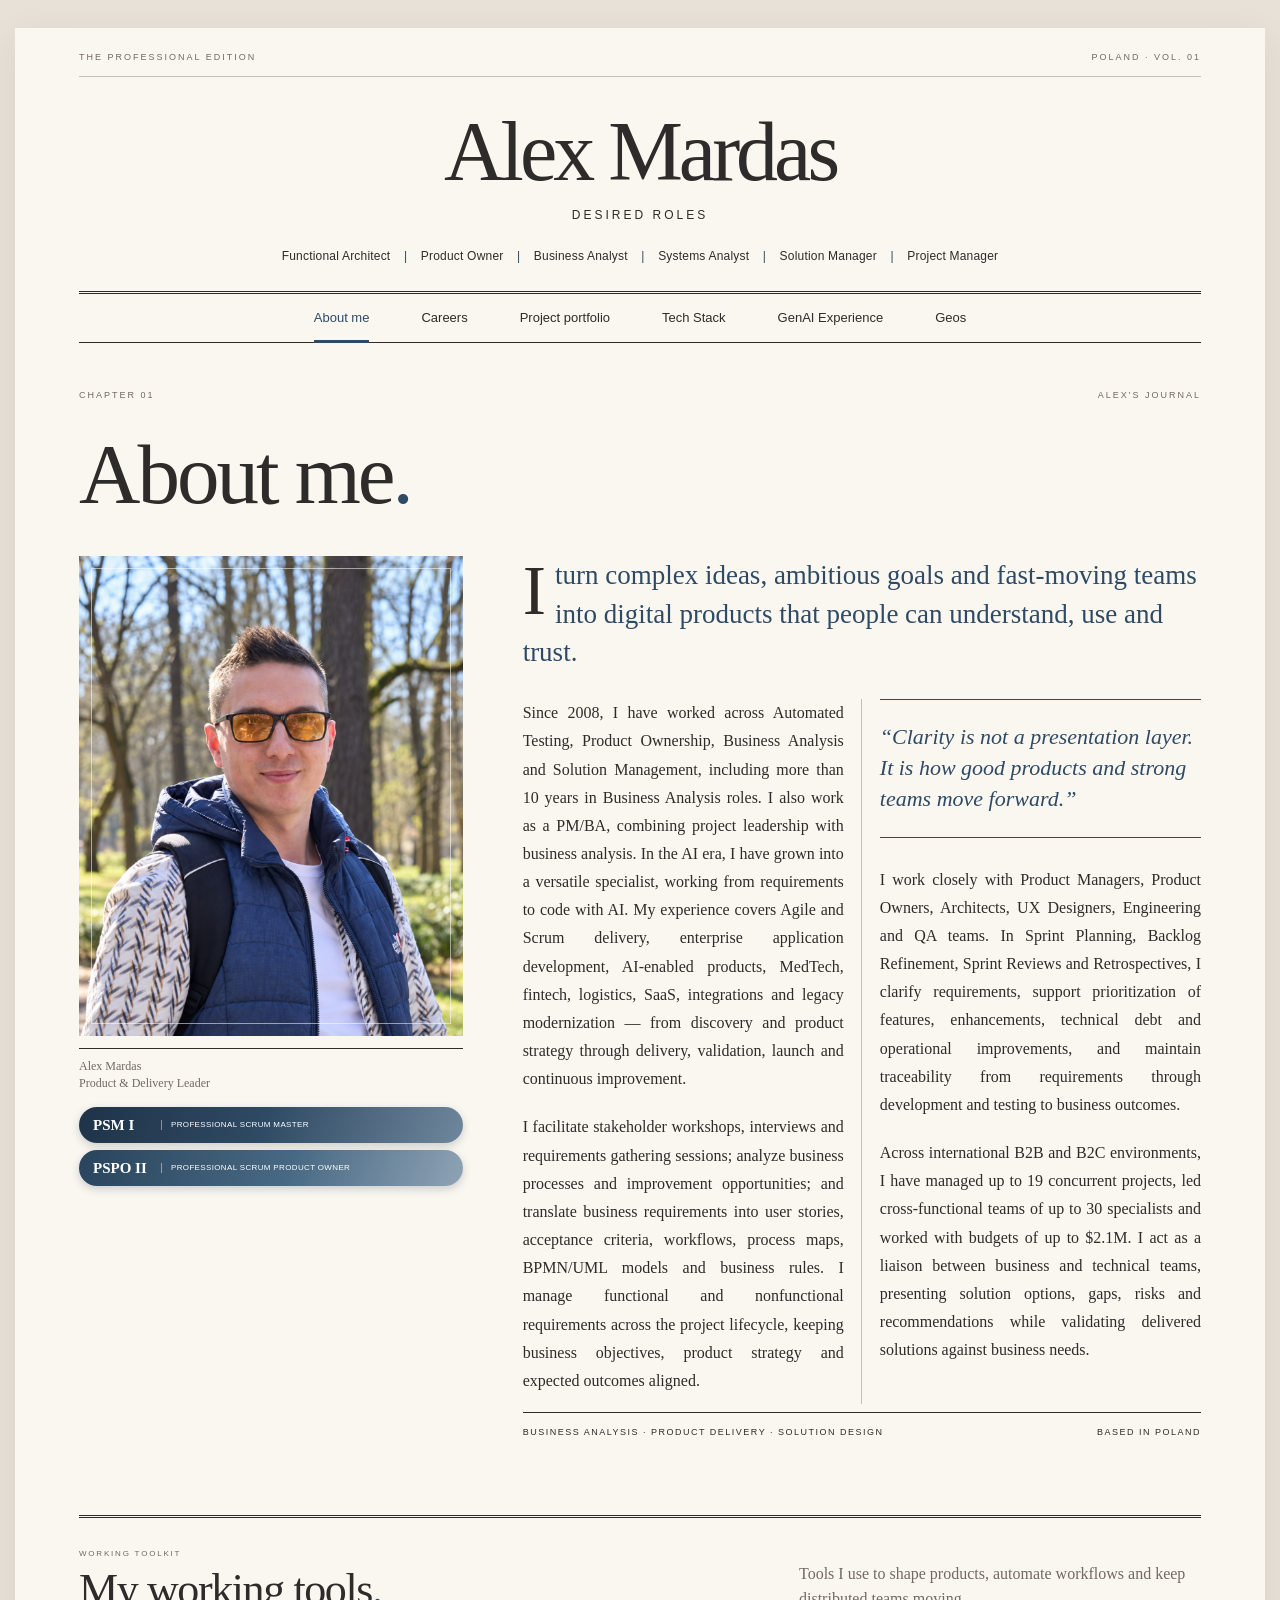
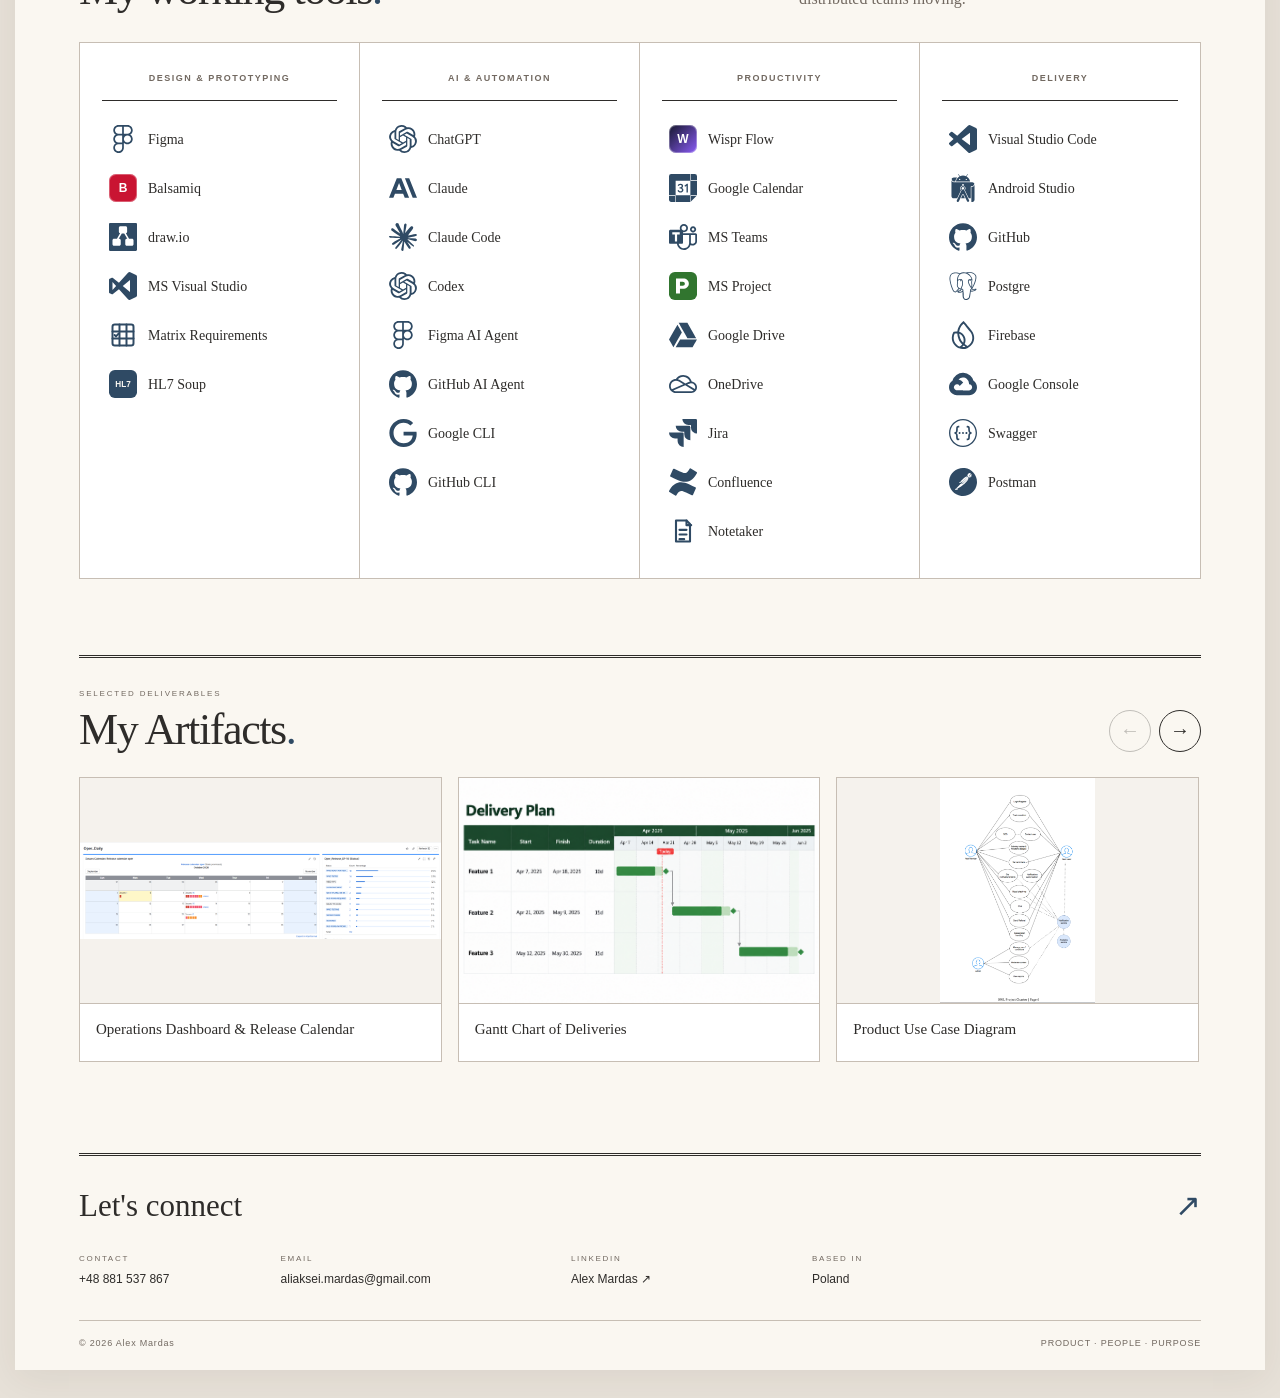
<file: index.html>
<!doctype html>
<html lang="en"><head><meta charset="utf-8"><meta name="viewport" content="width=device-width, initial-scale=1"><link rel="icon" type="image/png" sizes="32x32" href="favicon-32.png"><link rel="icon" type="image/png" sizes="512x512" href="favicon.png"><title>About me | Alex Mardas</title><meta name="description" content="Alex Mardas — Information Technologies Specialist. Product, project and business analysis expertise."><link rel="stylesheet" href="style.css"><link rel="stylesheet" href="about.css"></head>
<body><a class="skip" href="#main">Skip to content</a><div class="paper">
<header class="masthead"><div class="edition"><span>THE PROFESSIONAL EDITION</span><span>POLAND · VOL. 01</span></div><a class="name" href="index.html">Alex Mardas</a><p class="specialist">Desired roles</p><p class="roles">Functional Architect <span>|</span> Product Owner <span>|</span> Business Analyst <span>|</span> Systems Analyst <span>|</span> Solution Manager <span>|</span> Project Manager</p></header>
<nav class="navigation" aria-label="Main navigation"><a href="index.html" aria-current="page">About me</a><a href="careers.html">Careers</a><a href="project-portfolio.html">Project portfolio</a><a href="tech-skills.html">Tech Stack</a><a href="genai-experience.html?v=20261016-1">GenAI Experience</a><a href="geos.html">Geos</a></nav>
<main id="main" class="about-page"><div class="page-kicker"><span>CHAPTER 01</span><span>ALEX'S JOURNAL</span></div><h1>About me<span>.</span></h1>
<section class="about-feature">
<div class="portrait-frame"><div class="portrait-image"><img src="alex-portrait.jpg" alt="Alex Mardas, Product and Delivery Leader" width="1120" height="1400"></div><p class="photo-caption">Alex Mardas<br>Product & Delivery Leader</p><div class="scrum-badges" aria-label="Scrum.org certifications"><span><b>PSM I</b><small>Professional Scrum Master</small></span><span><b>PSPO II</b><small>Professional Scrum Product Owner</small></span></div></div>
<article class="about-copy"><p class="standfirst">I turn complex ideas, ambitious goals and fast-moving teams into digital products that people can understand, use and trust.</p><p>Since 2008, I have worked across Automated Testing, Product Ownership, Business Analysis and Solution Management, including more than 10 years in Business Analysis roles. I also work as a PM/BA, combining project leadership with business analysis. In the AI era, I have grown into a versatile specialist, working from requirements to code with AI. My experience covers Agile and Scrum delivery, enterprise application development, AI-enabled products, MedTech, fintech, logistics, SaaS, integrations and legacy modernization — from discovery and product strategy through delivery, validation, launch and continuous improvement.</p><p>I facilitate stakeholder workshops, interviews and requirements gathering sessions; analyze business processes and improvement opportunities; and translate business requirements into user stories, acceptance criteria, workflows, process maps, BPMN/UML models and business rules. I manage functional and nonfunctional requirements across the project lifecycle, keeping business objectives, product strategy and expected outcomes aligned.</p><blockquote>“Clarity is not a presentation layer. It is how good products and strong teams move forward.”</blockquote><p>I work closely with Product Managers, Product Owners, Architects, UX Designers, Engineering and QA teams. In Sprint Planning, Backlog Refinement, Sprint Reviews and Retrospectives, I clarify requirements, support prioritization of features, enhancements, technical debt and operational improvements, and maintain traceability from requirements through development and testing to business outcomes.</p><p>Across international B2B and B2C environments, I have managed up to 19 concurrent projects, led cross-functional teams of up to 30 specialists and worked with budgets of up to $2.1M. I act as a liaison between business and technical teams, presenting solution options, gaps, risks and recommendations while validating delivered solutions against business needs.</p><div class="about-signoff"><span>Business Analysis · Product Delivery · Solution Design</span><span>Based in Poland</span></div></article>
</section>
<section class="toolbelt" aria-labelledby="toolbelt-title">
  <div class="toolbelt-heading"><div><span class="toolbelt-kicker">WORKING TOOLKIT</span><h2 id="toolbelt-title">My working tools<span>.</span></h2></div><p>Tools I use to shape products, automate workflows and keep distributed teams moving.</p></div>
  <div class="toolbelt-grid">
    <article class="tool-category"><h3>Design &amp; prototyping</h3><div class="tool-list">
      <div class="tool-item"><img src="icons/figma.svg" alt="" loading="lazy"><span>Figma</span></div>
      <div class="tool-item"><span class="tool-icon tool-icon-balsamiq">B</span><span>Balsamiq</span></div>
      <div class="tool-item"><img src="icons/diagramsdotnet.svg" alt="" loading="lazy"><span>draw.io</span></div>
      <div class="tool-item"><img src="icons/visualstudio.svg" alt="" loading="lazy"><span>MS Visual Studio</span></div>
      <div class="tool-item"><img src="icons/matrix-requirements.svg" alt="" loading="lazy"><span>Matrix Requirements</span></div>
      <div class="tool-item"><img src="icons/hl7-soup.svg" alt="" loading="lazy"><span>HL7 Soup</span></div>
    </div></article>
    <article class="tool-category"><h3>AI &amp; automation</h3><div class="tool-list">
      <div class="tool-item"><img src="icons/openai.svg" alt="" loading="lazy"><span>ChatGPT</span></div>
      <div class="tool-item"><img src="icons/anthropic.svg" alt="" loading="lazy"><span>Claude</span></div>
      <div class="tool-item"><img src="icons/claude.svg" alt="" loading="lazy"><span>Claude Code</span></div>
      <div class="tool-item"><img src="icons/openai.svg" alt="" loading="lazy"><span>Codex</span></div>
      <div class="tool-item"><img src="icons/figma.svg" alt="" loading="lazy"><span>Figma AI Agent</span></div>
      <div class="tool-item"><img src="icons/github.svg" alt="" loading="lazy"><span>GitHub AI Agent</span></div>
      <div class="tool-item"><img src="icons/google.svg" alt="" loading="lazy"><span>Google CLI</span></div>
      <div class="tool-item"><img src="icons/github.svg" alt="" loading="lazy"><span>GitHub CLI</span></div>
    </div></article>
    <article class="tool-category"><h3>Productivity</h3><div class="tool-list">
      <div class="tool-item"><span class="tool-icon tool-icon-wispr">W</span><span>Wispr Flow</span></div>
      <div class="tool-item"><img src="icons/googlecalendar.svg" alt="" loading="lazy"><span>Google Calendar</span></div>
      <div class="tool-item"><img src="icons/microsoftteams.svg" alt="" loading="lazy"><span>MS Teams</span></div>
      <div class="tool-item"><img src="icons/microsoftproject.svg" alt="" loading="lazy"><span>MS Project</span></div>
      <div class="tool-item"><img src="icons/googledrive.svg" alt="" loading="lazy"><span>Google Drive</span></div>
      <div class="tool-item"><img src="icons/microsoftonedrive.svg" alt="" loading="lazy"><span>OneDrive</span></div>
      <div class="tool-item"><img src="icons/jira.svg" alt="" loading="lazy"><span>Jira</span></div>
      <div class="tool-item"><img src="icons/confluence.svg" alt="" loading="lazy"><span>Confluence</span></div>
      <div class="tool-item"><img src="icons/notetaker.svg" alt="" loading="lazy"><span>Notetaker</span></div>
    </div></article>
    <article class="tool-category"><h3>Delivery</h3><div class="tool-list">
      <div class="tool-item"><img src="icons/visualstudiocode.svg" alt="" loading="lazy"><span>Visual Studio Code</span></div>
      <div class="tool-item"><img src="icons/androidstudio.svg" alt="" loading="lazy"><span>Android Studio</span></div>
      <div class="tool-item"><img src="icons/github.svg" alt="" loading="lazy"><span>GitHub</span></div>
      <div class="tool-item"><img src="icons/postgresql.svg" alt="" loading="lazy"><span>Postgre</span></div>
      <div class="tool-item"><img src="icons/firebase.svg" alt="" loading="lazy"><span>Firebase</span></div>
      <div class="tool-item"><img src="icons/googlecloud.svg" alt="" loading="lazy"><span>Google Console</span></div>
      <div class="tool-item"><img src="icons/swagger.svg" alt="" loading="lazy"><span>Swagger</span></div>
      <div class="tool-item"><img src="icons/postman.svg" alt="" loading="lazy"><span>Postman</span></div>
    </div></article>
  </div>
</section>
<section class="artifacts" aria-labelledby="artifacts-title">
  <div class="artifacts-heading"><div><span>SELECTED DELIVERABLES</span><h2 id="artifacts-title">My Artifacts<span>.</span></h2></div><div class="artifact-controls" aria-label="Artifact gallery controls"><button type="button" class="artifact-prev" aria-label="Previous artifacts">←</button><button type="button" class="artifact-next" aria-label="Next artifacts">→</button></div></div>
  <div class="artifact-track" tabindex="0">
    <figure class="artifact-card"><div><img src="artifact-operations-dashboard.png" alt="Operations release calendar and status dashboard" loading="lazy"></div><figcaption>Operations Dashboard &amp; Release Calendar</figcaption></figure>
    <figure class="artifact-card"><div><img src="artifact-gantt-deliveries.png" alt="Delivery plan with Feature 1, Feature 2 and Feature 3 alongside a Gantt timeline" loading="lazy"></div><figcaption>Gantt Chart of Deliveries</figcaption></figure>
    <figure class="artifact-card"><div><img src="artifact-use-case.png" alt="Product actors and use cases diagram" loading="lazy"></div><figcaption>Product Use Case Diagram</figcaption></figure>
    <figure class="artifact-card"><div><img src="artifact-functional-model.png" alt="Privacy-safe blurred preview of a functional model" loading="lazy"></div><figcaption>Functional Model</figcaption></figure>
    <figure class="artifact-card"><div><img src="artifact-ai-context-functional-model.png" alt="Privacy-safe blurred preview of an AI context model" loading="lazy"></div><figcaption>AI Context Model</figcaption></figure>
    <figure class="artifact-card"><div><img src="artifact-functional-prototype.png" alt="Functional prototype of a B2B operations web application" loading="lazy"></div><figcaption>Functional Prototype</figcaption></figure>
    <figure class="artifact-card"><div><img src="artifact-data-mapping-specification.png" alt="Data mapping specification connecting ten source events to six target events" loading="lazy"></div><figcaption>Data Mapping Specification</figcaption></figure>
    <figure class="artifact-card"><div><img src="artifact-data-normalization-specification.png" alt="Data normalization specification mapping external domain statuses to standard internal statuses" loading="lazy"></div><figcaption>Data Normalization Specification</figcaption></figure>
    <figure class="artifact-card"><div><img src="artifact-entity-relationship-schema.png" alt="Entity relationship schema for a synthetic hospital management system" loading="lazy"></div><figcaption>Entity Relationship Schema</figcaption></figure>
    <figure class="artifact-card"><div><img src="artifact-inhaler-state-machine.png" alt="State machine diagram for inhaled medication dose delivery" loading="lazy"></div><figcaption>State Machine Diagram</figcaption></figure>
    <figure class="artifact-card"><div><img src="artifact-booking-workflow.png" alt="Booking modification BPMN workflow" loading="lazy"></div><figcaption>Booking Modification BPMN Workflow</figcaption></figure>
    <figure class="artifact-card"><div><img src="artifact-user-story.png" alt="Jira user story and technical specification" loading="lazy"></div><figcaption>Jira User Story &amp; Technical Specification</figcaption></figure>
  </div>
</section></main>
<footer><div class="footer-title">Let's connect<span>↗</span></div><div class="footer-grid"><div><span class="footer-label">CONTACT</span><a href="tel:+48881537867">+48 881 537 867</a></div><div><span class="footer-label">EMAIL</span><a href="mailto:aliaksei.mardas@gmail.com">aliaksei.mardas@gmail.com</a></div><div><span class="footer-label">LINKEDIN</span><a href="https://www.linkedin.com/in/alexmardas/" target="_blank" rel="noopener noreferrer">Alex Mardas ↗</a></div><div><span class="footer-label">BASED IN</span><span>Poland</span></div></div><div class="colophon"><span>© 2026 Alex Mardas</span><span>PRODUCT · PEOPLE · PURPOSE</span></div></footer>
</div><script src="about.js"></script></body></html>
</file>
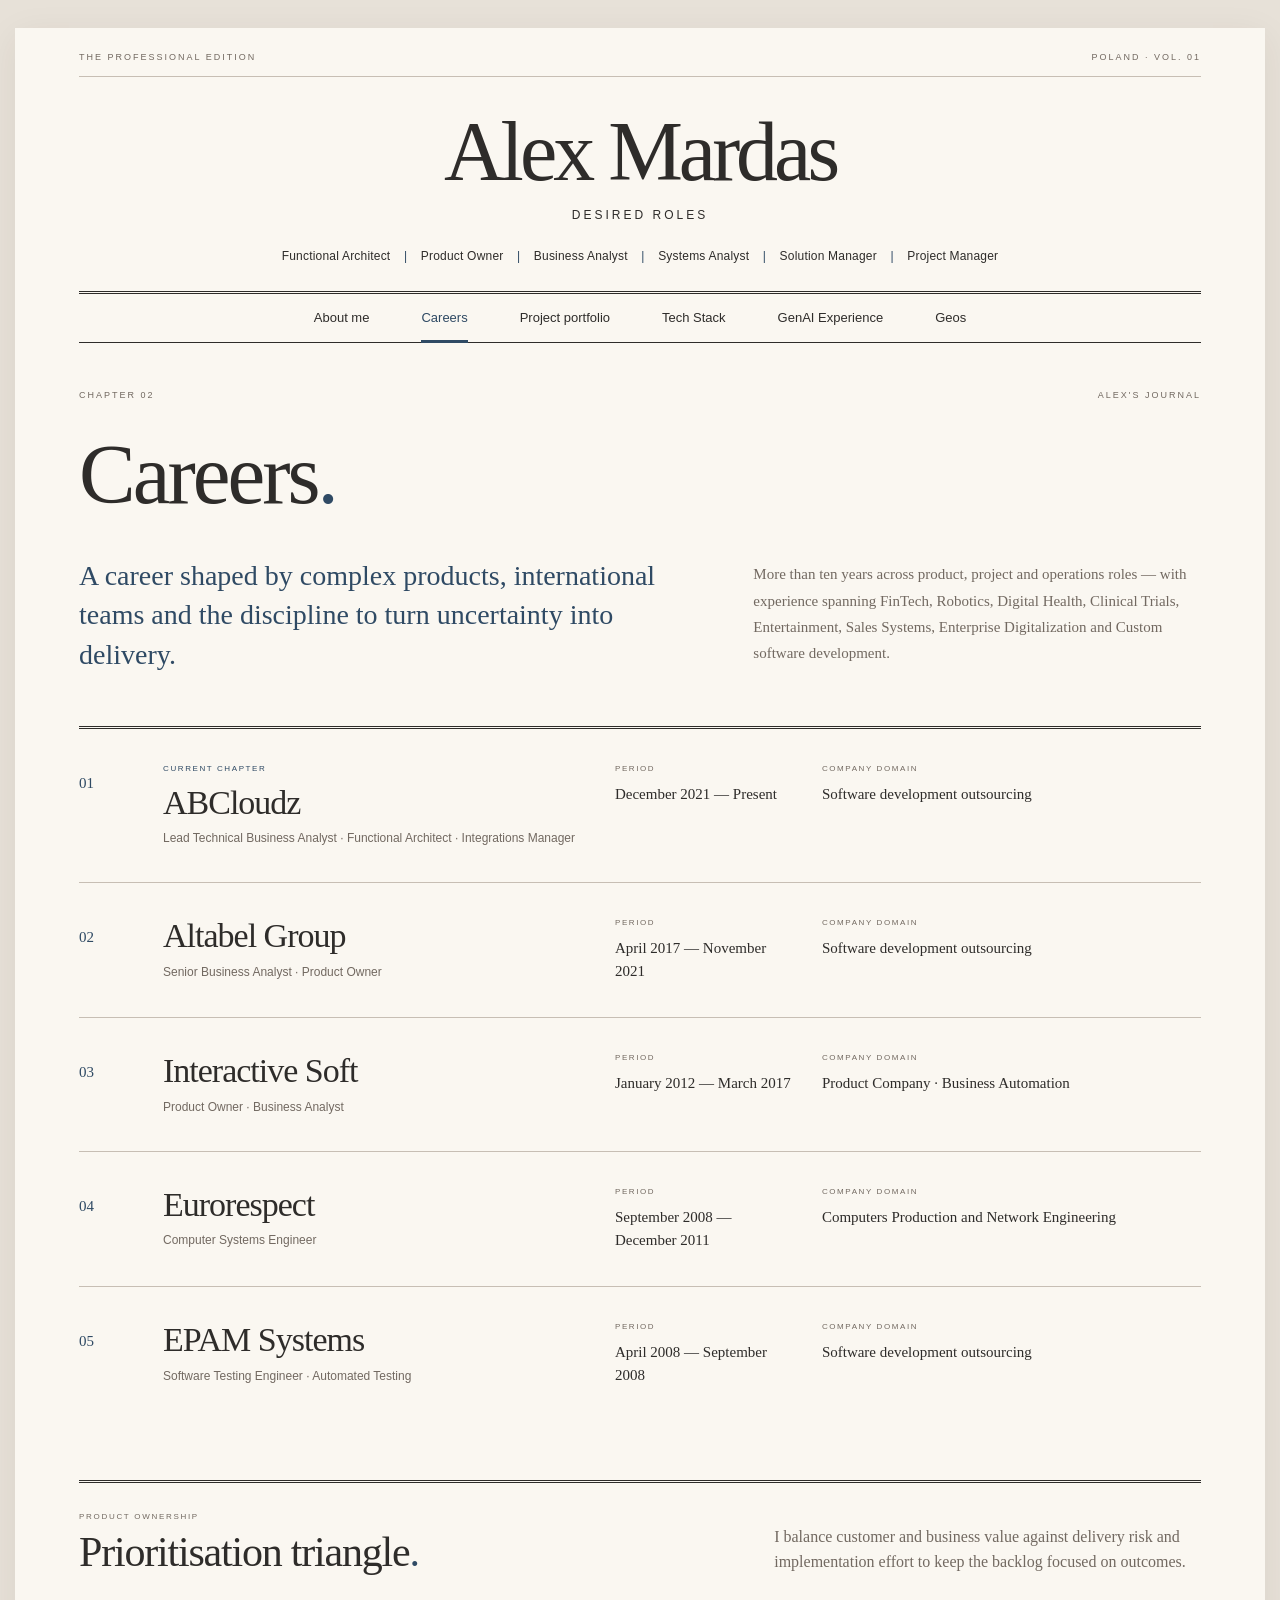
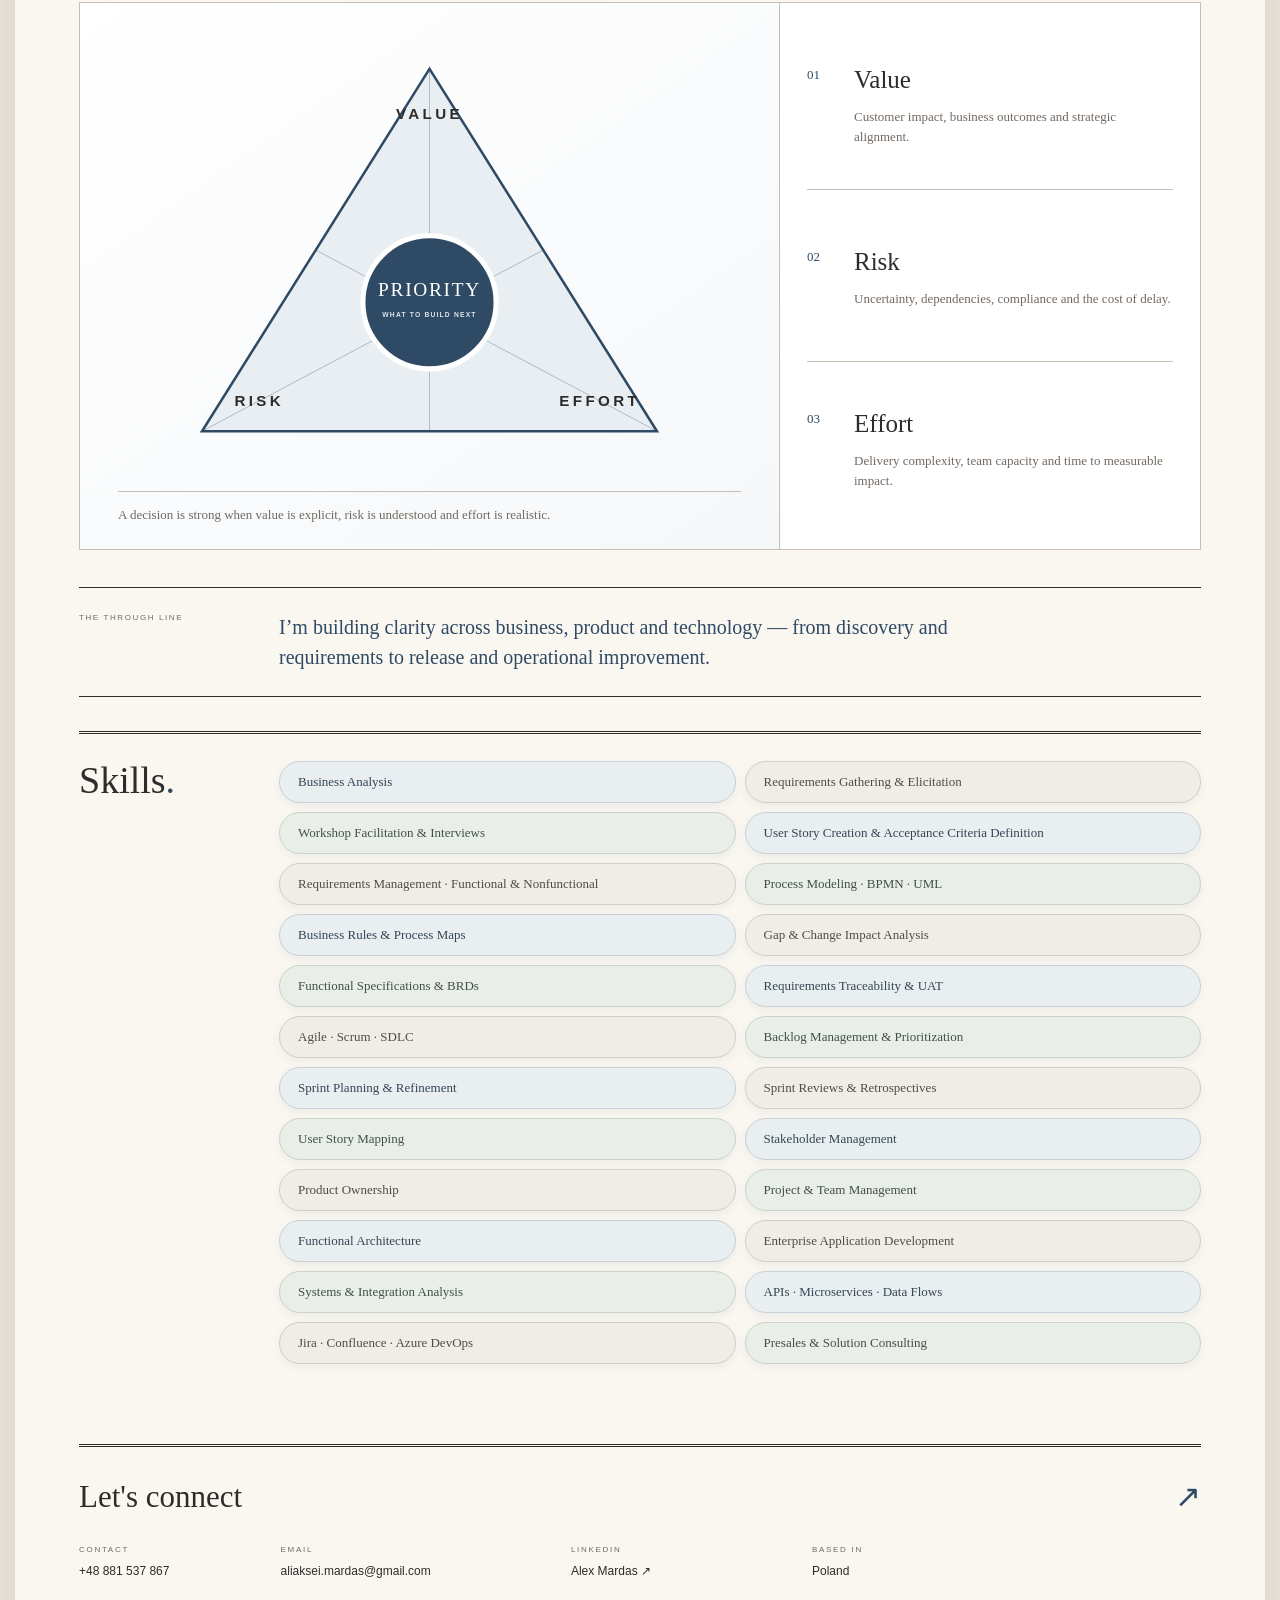
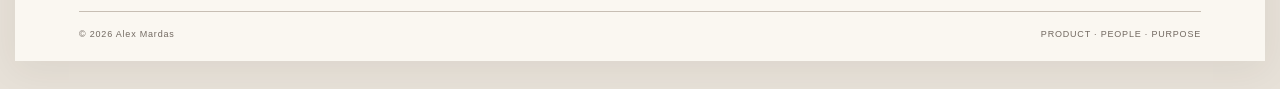
<file: careers.html>
<!doctype html>
<html lang="en"><head><meta charset="utf-8"><meta name="viewport" content="width=device-width, initial-scale=1"><link rel="icon" type="image/png" sizes="32x32" href="favicon-32.png"><link rel="icon" type="image/png" sizes="512x512" href="favicon.png"><title>Careers | Alex Mardas</title><meta name="description" content="Career history of Alex Mardas across product management, project delivery, business analysis and technology operations."><link rel="stylesheet" href="style.css"><link rel="stylesheet" href="careers.css"></head>
<body><a class="skip" href="#main">Skip to content</a><div class="paper">
<header class="masthead"><div class="edition"><span>THE PROFESSIONAL EDITION</span><span>POLAND · VOL. 01</span></div><a class="name" href="index.html">Alex Mardas</a><p class="specialist">Desired roles</p><p class="roles">Functional Architect <span>|</span> Product Owner <span>|</span> Business Analyst <span>|</span> Systems Analyst <span>|</span> Solution Manager <span>|</span> Project Manager</p></header>
<nav class="navigation" aria-label="Main navigation"><a href="index.html">About me</a><a href="careers.html" aria-current="page">Careers</a><a href="project-portfolio.html">Project portfolio</a><a href="tech-skills.html">Tech Stack</a><a href="genai-experience.html?v=20261016-1">GenAI Experience</a><a href="geos.html">Geos</a></nav>
<main id="main" class="careers-page"><div class="page-kicker"><span>CHAPTER 02</span><span>ALEX'S JOURNAL</span></div><h1>Careers<span>.</span></h1>
<div class="career-intro"><p class="career-lead">A career shaped by complex products, international teams and the discipline to turn uncertainty into delivery.</p><p>More than ten years across product, project and operations roles — with experience spanning FinTech, Robotics, Digital Health, Clinical Trials, Entertainment, Sales Systems, Enterprise Digitalization and Custom software development.</p></div>
<section class="career-list" aria-label="Career history">
<article class="career-entry"><div class="career-index">01</div><div class="career-company"><p class="career-status">CURRENT CHAPTER</p><h2>ABCloudz</h2><p class="career-role">Lead Technical Business Analyst · Functional Architect · Integrations Manager</p></div><div class="career-details"><div><span>PERIOD</span><strong>December 2021 — Present</strong></div><div><span>COMPANY DOMAIN</span><strong>Software development outsourcing</strong></div></div></article>
<article class="career-entry"><div class="career-index">02</div><div class="career-company"><h2>Altabel Group</h2><p class="career-role">Senior Business Analyst · Product Owner</p></div><div class="career-details"><div><span>PERIOD</span><strong>April 2017 — November 2021</strong></div><div><span>COMPANY DOMAIN</span><strong>Software development outsourcing</strong></div></div></article>
<article class="career-entry"><div class="career-index">03</div><div class="career-company"><h2>Interactive Soft</h2><p class="career-role">Product Owner · Business Analyst</p></div><div class="career-details"><div><span>PERIOD</span><strong>January 2012 — March 2017</strong></div><div><span>COMPANY DOMAIN</span><strong>Product Company · Business Automation</strong></div></div></article>
<article class="career-entry"><div class="career-index">04</div><div class="career-company"><h2>Eurorespect</h2><p class="career-role">Computer Systems Engineer</p></div><div class="career-details"><div><span>PERIOD</span><strong>September 2008 — December 2011</strong></div><div><span>COMPANY DOMAIN</span><strong>Computers Production and Network Engineering</strong></div></div></article>
<article class="career-entry"><div class="career-index">05</div><div class="career-company"><h2>EPAM Systems</h2><p class="career-role">Software Testing Engineer · Automated Testing</p></div><div class="career-details"><div><span>PERIOD</span><strong>April 2008 — September 2008</strong></div><div><span>COMPANY DOMAIN</span><strong>Software development outsourcing</strong></div></div></article>
</section>
<section class="metrics-section" aria-labelledby="metrics-title">
  <div class="metrics-heading"><div><span>PRODUCT OWNERSHIP</span><h2 id="metrics-title">Prioritisation triangle<span>.</span></h2></div><p>I balance customer and business value against delivery risk and implementation effort to keep the backlog focused on outcomes.</p></div>
  <div class="priority-framework">
    <figure class="priority-triangle" aria-labelledby="priority-caption">
      <svg viewBox="0 0 680 540" role="img" aria-labelledby="triangle-title triangle-desc">
        <title id="triangle-title">Product Owner prioritisation triangle</title>
        <desc id="triangle-desc">Priority is determined by balancing value, risk and effort.</desc>
        <polygon class="triangle-fill" points="340,45 70,475 610,475"></polygon>
        <polygon class="triangle-line" points="340,45 70,475 610,475"></polygon>
        <line x1="340" y1="45" x2="340" y2="475"></line>
        <line x1="70" y1="475" x2="475" y2="260"></line>
        <line x1="610" y1="475" x2="205" y2="260"></line>
        <circle cx="340" cy="322" r="79"></circle>
        <text class="triangle-label triangle-value" x="340" y="105" text-anchor="middle">VALUE</text>
        <text class="triangle-label" x="138" y="445" text-anchor="middle">RISK</text>
        <text class="triangle-label" x="542" y="445" text-anchor="middle">EFFORT</text>
        <text class="triangle-core" x="340" y="315" text-anchor="middle">PRIORITY</text>
        <text class="triangle-core-sub" x="340" y="340" text-anchor="middle">WHAT TO BUILD NEXT</text>
      </svg>
      <figcaption id="priority-caption">A decision is strong when value is explicit, risk is understood and effort is realistic.</figcaption>
    </figure>
    <div class="priority-principles">
      <article><span>01</span><div><h3>Value</h3><p>Customer impact, business outcomes and strategic alignment.</p></div></article>
      <article><span>02</span><div><h3>Risk</h3><p>Uncertainty, dependencies, compliance and the cost of delay.</p></div></article>
      <article><span>03</span><div><h3>Effort</h3><p>Delivery complexity, team capacity and time to measurable impact.</p></div></article>
    </div>
  </div>
</section>
<div class="career-note"><span>THE THROUGH LINE</span><p>I’m building clarity across business, product and technology — from discovery and requirements to release and operational improvement.</p></div>
<section class="skills-section" aria-labelledby="skills-title"><div class="skills-heading"><h2 id="skills-title">Skills<span>.</span></h2></div><ul class="skills-list"><li>Business Analysis</li><li>Requirements Gathering &amp; Elicitation</li><li>Workshop Facilitation &amp; Interviews</li><li>User Story Creation &amp; Acceptance Criteria Definition</li><li>Requirements Management · Functional &amp; Nonfunctional</li><li>Process Modeling · BPMN · UML</li><li>Business Rules &amp; Process Maps</li><li>Gap &amp; Change Impact Analysis</li><li>Functional Specifications &amp; BRDs</li><li>Requirements Traceability &amp; UAT</li><li>Agile · Scrum · SDLC</li><li>Backlog Management &amp; Prioritization</li><li>Sprint Planning &amp; Refinement</li><li>Sprint Reviews &amp; Retrospectives</li><li>User Story Mapping</li><li>Stakeholder Management</li><li>Product Ownership</li><li>Project &amp; Team Management</li><li>Functional Architecture</li><li>Enterprise Application Development</li><li>Systems &amp; Integration Analysis</li><li>APIs · Microservices · Data Flows</li><li>Jira · Confluence · Azure DevOps</li><li>Presales &amp; Solution Consulting</li></ul></section></main>
<footer><div class="footer-title">Let's connect<span>↗</span></div><div class="footer-grid"><div><span class="footer-label">CONTACT</span><a href="tel:+48881537867">+48 881 537 867</a></div><div><span class="footer-label">EMAIL</span><a href="mailto:aliaksei.mardas@gmail.com">aliaksei.mardas@gmail.com</a></div><div><span class="footer-label">LINKEDIN</span><a href="https://www.linkedin.com/in/alexmardas/" target="_blank" rel="noopener noreferrer">Alex Mardas ↗</a></div><div><span class="footer-label">BASED IN</span><span>Poland</span></div></div><div class="colophon"><span>© 2026 Alex Mardas</span><span>PRODUCT · PEOPLE · PURPOSE</span></div></footer>
</div></body></html>
</file>
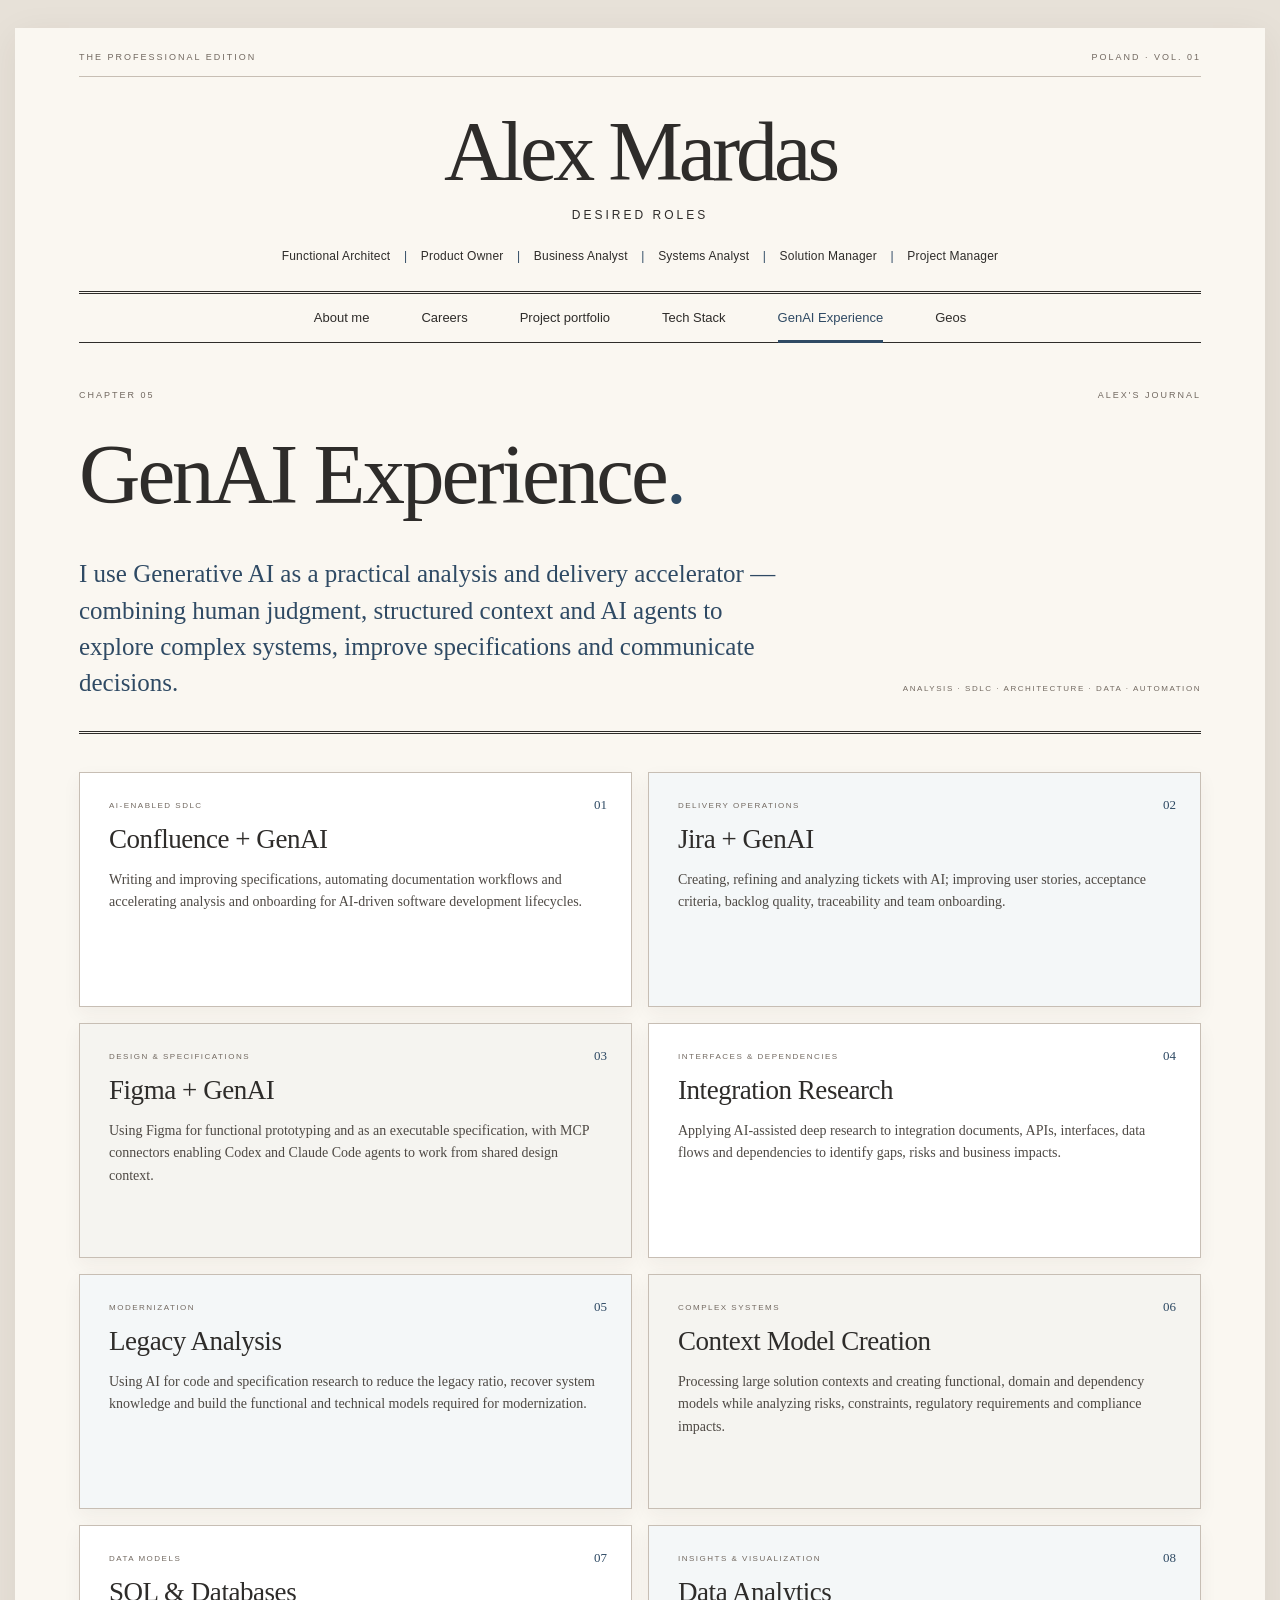
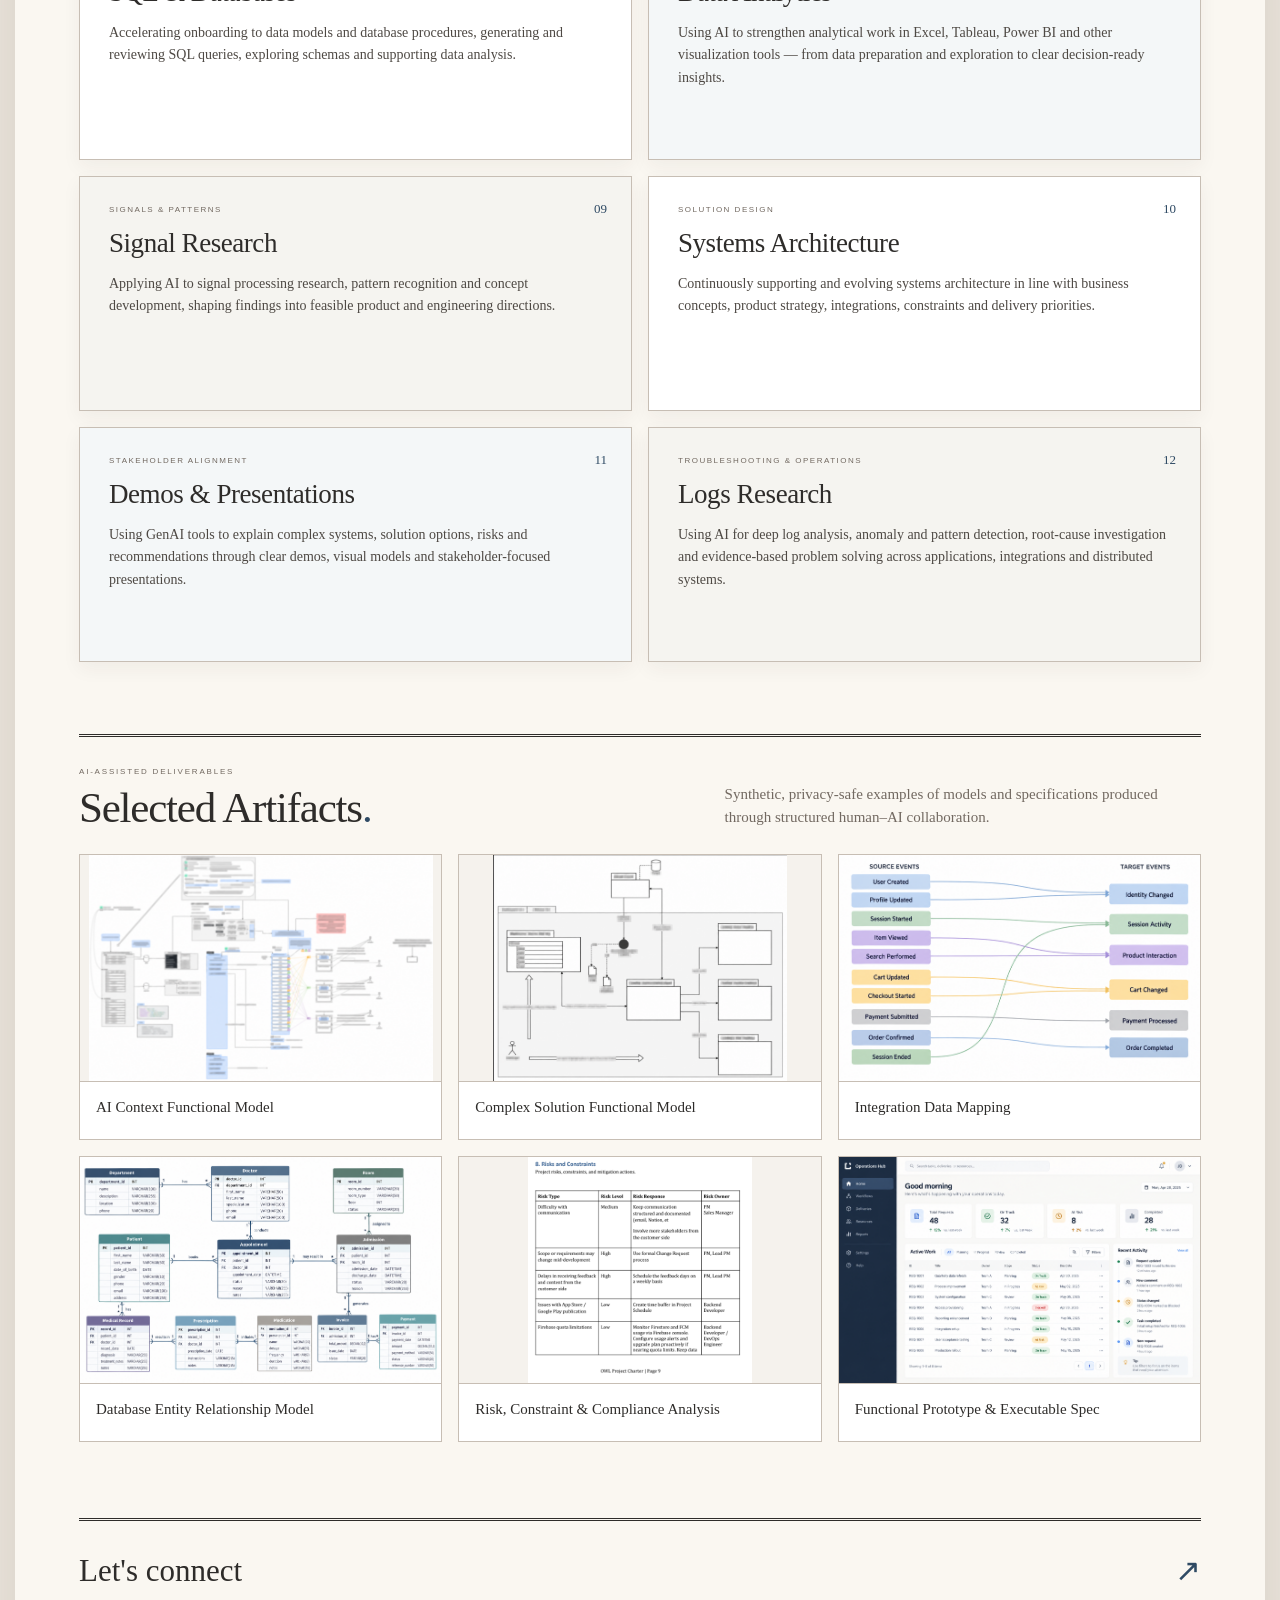
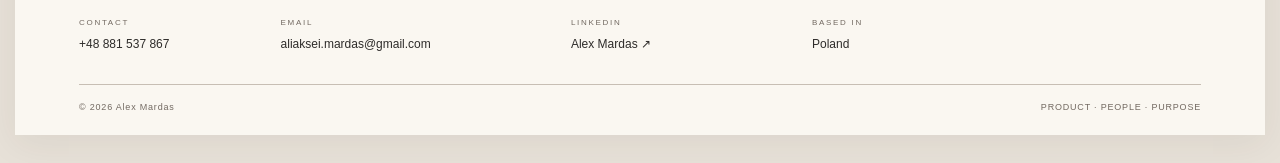
<file: genai-experience.html>
<!doctype html>
<html lang="en"><head><meta charset="utf-8"><meta name="viewport" content="width=device-width, initial-scale=1"><meta http-equiv="Cache-Control" content="no-cache, no-store, must-revalidate"><meta http-equiv="Pragma" content="no-cache"><meta http-equiv="Expires" content="0"><link rel="icon" type="image/png" sizes="32x32" href="favicon-32.png"><link rel="icon" type="image/png" sizes="512x512" href="favicon.png"><title>GenAI Experience | Alex Mardas</title><meta name="description" content="Alex Mardas — practical Generative AI experience across business analysis, product delivery, architecture, integrations, data and stakeholder communication."><link rel="stylesheet" href="style.css?v=20261016-1"><link rel="stylesheet" href="genai-experience.css?v=20261016-1"></head>
<body><a class="skip" href="#main">Skip to content</a><div class="paper">
<header class="masthead"><div class="edition"><span>THE PROFESSIONAL EDITION</span><span>POLAND · VOL. 01</span></div><a class="name" href="index.html">Alex Mardas</a><p class="specialist">Desired roles</p><p class="roles">Functional Architect <span>|</span> Product Owner <span>|</span> Business Analyst <span>|</span> Systems Analyst <span>|</span> Solution Manager <span>|</span> Project Manager</p></header>
<nav class="navigation" aria-label="Main navigation"><a href="index.html">About me</a><a href="careers.html">Careers</a><a href="project-portfolio.html">Project portfolio</a><a href="tech-skills.html">Tech Stack</a><a href="genai-experience.html?v=20261016-1" aria-current="page">GenAI Experience</a><a href="geos.html">Geos</a></nav>
<main id="main" class="genai-page"><div class="page-kicker"><span>CHAPTER 05</span><span>ALEX'S JOURNAL</span></div><h1>GenAI Experience<span>.</span></h1>
<div class="genai-intro"><p>I use Generative AI as a practical analysis and delivery accelerator — combining human judgment, structured context and AI agents to explore complex systems, improve specifications and communicate decisions.</p><span>ANALYSIS · SDLC · ARCHITECTURE · DATA · AUTOMATION</span></div>
<section class="experience-grid" aria-label="Generative AI experience areas">
  <article><span class="experience-number">01</span><p class="experience-tag">AI-ENABLED SDLC</p><h2>Confluence + GenAI</h2><p>Writing and improving specifications, automating documentation workflows and accelerating analysis and onboarding for AI-driven software development lifecycles.</p></article>
  <article><span class="experience-number">02</span><p class="experience-tag">DELIVERY OPERATIONS</p><h2>Jira + GenAI</h2><p>Creating, refining and analyzing tickets with AI; improving user stories, acceptance criteria, backlog quality, traceability and team onboarding.</p></article>
  <article><span class="experience-number">03</span><p class="experience-tag">DESIGN &amp; SPECIFICATIONS</p><h2>Figma + GenAI</h2><p>Using Figma for functional prototyping and as an executable specification, with MCP connectors enabling Codex and Claude Code agents to work from shared design context.</p></article>
  <article><span class="experience-number">04</span><p class="experience-tag">INTERFACES &amp; DEPENDENCIES</p><h2>Integration Research</h2><p>Applying AI-assisted deep research to integration documents, APIs, interfaces, data flows and dependencies to identify gaps, risks and business impacts.</p></article>
  <article><span class="experience-number">05</span><p class="experience-tag">MODERNIZATION</p><h2>Legacy Analysis</h2><p>Using AI for code and specification research to reduce the legacy ratio, recover system knowledge and build the functional and technical models required for modernization.</p></article>
  <article><span class="experience-number">06</span><p class="experience-tag">COMPLEX SYSTEMS</p><h2>Context Model Creation</h2><p>Processing large solution contexts and creating functional, domain and dependency models while analyzing risks, constraints, regulatory requirements and compliance impacts.</p></article>
  <article><span class="experience-number">07</span><p class="experience-tag">DATA MODELS</p><h2>SQL &amp; Databases</h2><p>Accelerating onboarding to data models and database procedures, generating and reviewing SQL queries, exploring schemas and supporting data analysis.</p></article>
  <article><span class="experience-number">08</span><p class="experience-tag">INSIGHTS &amp; VISUALIZATION</p><h2>Data Analytics</h2><p>Using AI to strengthen analytical work in Excel, Tableau, Power BI and other visualization tools — from data preparation and exploration to clear decision-ready insights.</p></article>
  <article><span class="experience-number">09</span><p class="experience-tag">SIGNALS &amp; PATTERNS</p><h2>Signal Research</h2><p>Applying AI to signal processing research, pattern recognition and concept development, shaping findings into feasible product and engineering directions.</p></article>
  <article><span class="experience-number">10</span><p class="experience-tag">SOLUTION DESIGN</p><h2>Systems Architecture</h2><p>Continuously supporting and evolving systems architecture in line with business concepts, product strategy, integrations, constraints and delivery priorities.</p></article>
  <article><span class="experience-number">11</span><p class="experience-tag">STAKEHOLDER ALIGNMENT</p><h2>Demos &amp; Presentations</h2><p>Using GenAI tools to explain complex systems, solution options, risks and recommendations through clear demos, visual models and stakeholder-focused presentations.</p></article>
  <article><span class="experience-number">12</span><p class="experience-tag">TROUBLESHOOTING &amp; OPERATIONS</p><h2>Logs Research</h2><p>Using AI for deep log analysis, anomaly and pattern detection, root-cause investigation and evidence-based problem solving across applications, integrations and distributed systems.</p></article>
</section>
<section class="genai-artifacts" aria-labelledby="genai-artifacts-title"><div class="genai-artifacts-heading"><div><span>AI-ASSISTED DELIVERABLES</span><h2 id="genai-artifacts-title">Selected Artifacts<span>.</span></h2></div><p>Synthetic, privacy-safe examples of models and specifications produced through structured human–AI collaboration.</p></div><div class="genai-artifact-grid">
  <figure><div><img src="artifact-ai-context-functional-model.png" alt="AI-assisted context functional model" loading="lazy"></div><figcaption>AI Context Functional Model</figcaption></figure>
  <figure><div><img src="artifact-functional-model.png" alt="Functional model of a complex product" loading="lazy"></div><figcaption>Complex Solution Functional Model</figcaption></figure>
  <figure><div><img src="artifact-data-mapping-specification.png" alt="Data mapping and integration specification" loading="lazy"></div><figcaption>Integration Data Mapping</figcaption></figure>
  <figure><div><img src="artifact-entity-relationship-schema.png" alt="Entity relationship database schema" loading="lazy"></div><figcaption>Database Entity Relationship Model</figcaption></figure>
  <figure><div><img src="artifact-risk-constraints.png" alt="Risk and constraints analysis" loading="lazy"></div><figcaption>Risk, Constraint &amp; Compliance Analysis</figcaption></figure>
  <figure><div><img src="artifact-functional-prototype.png" alt="AI-assisted functional prototype" loading="lazy"></div><figcaption>Functional Prototype &amp; Executable Spec</figcaption></figure>
</div></section></main>
<footer><div class="footer-title">Let's connect<span>↗</span></div><div class="footer-grid"><div><span class="footer-label">CONTACT</span><a href="tel:+48881537867">+48 881 537 867</a></div><div><span class="footer-label">EMAIL</span><a href="mailto:aliaksei.mardas@gmail.com">aliaksei.mardas@gmail.com</a></div><div><span class="footer-label">LINKEDIN</span><a href="https://www.linkedin.com/in/alexmardas/" target="_blank" rel="noopener noreferrer">Alex Mardas ↗</a></div><div><span class="footer-label">BASED IN</span><span>Poland</span></div></div><div class="colophon"><span>© 2026 Alex Mardas</span><span>PRODUCT · PEOPLE · PURPOSE</span></div></footer>
</div></body></html>
</file>
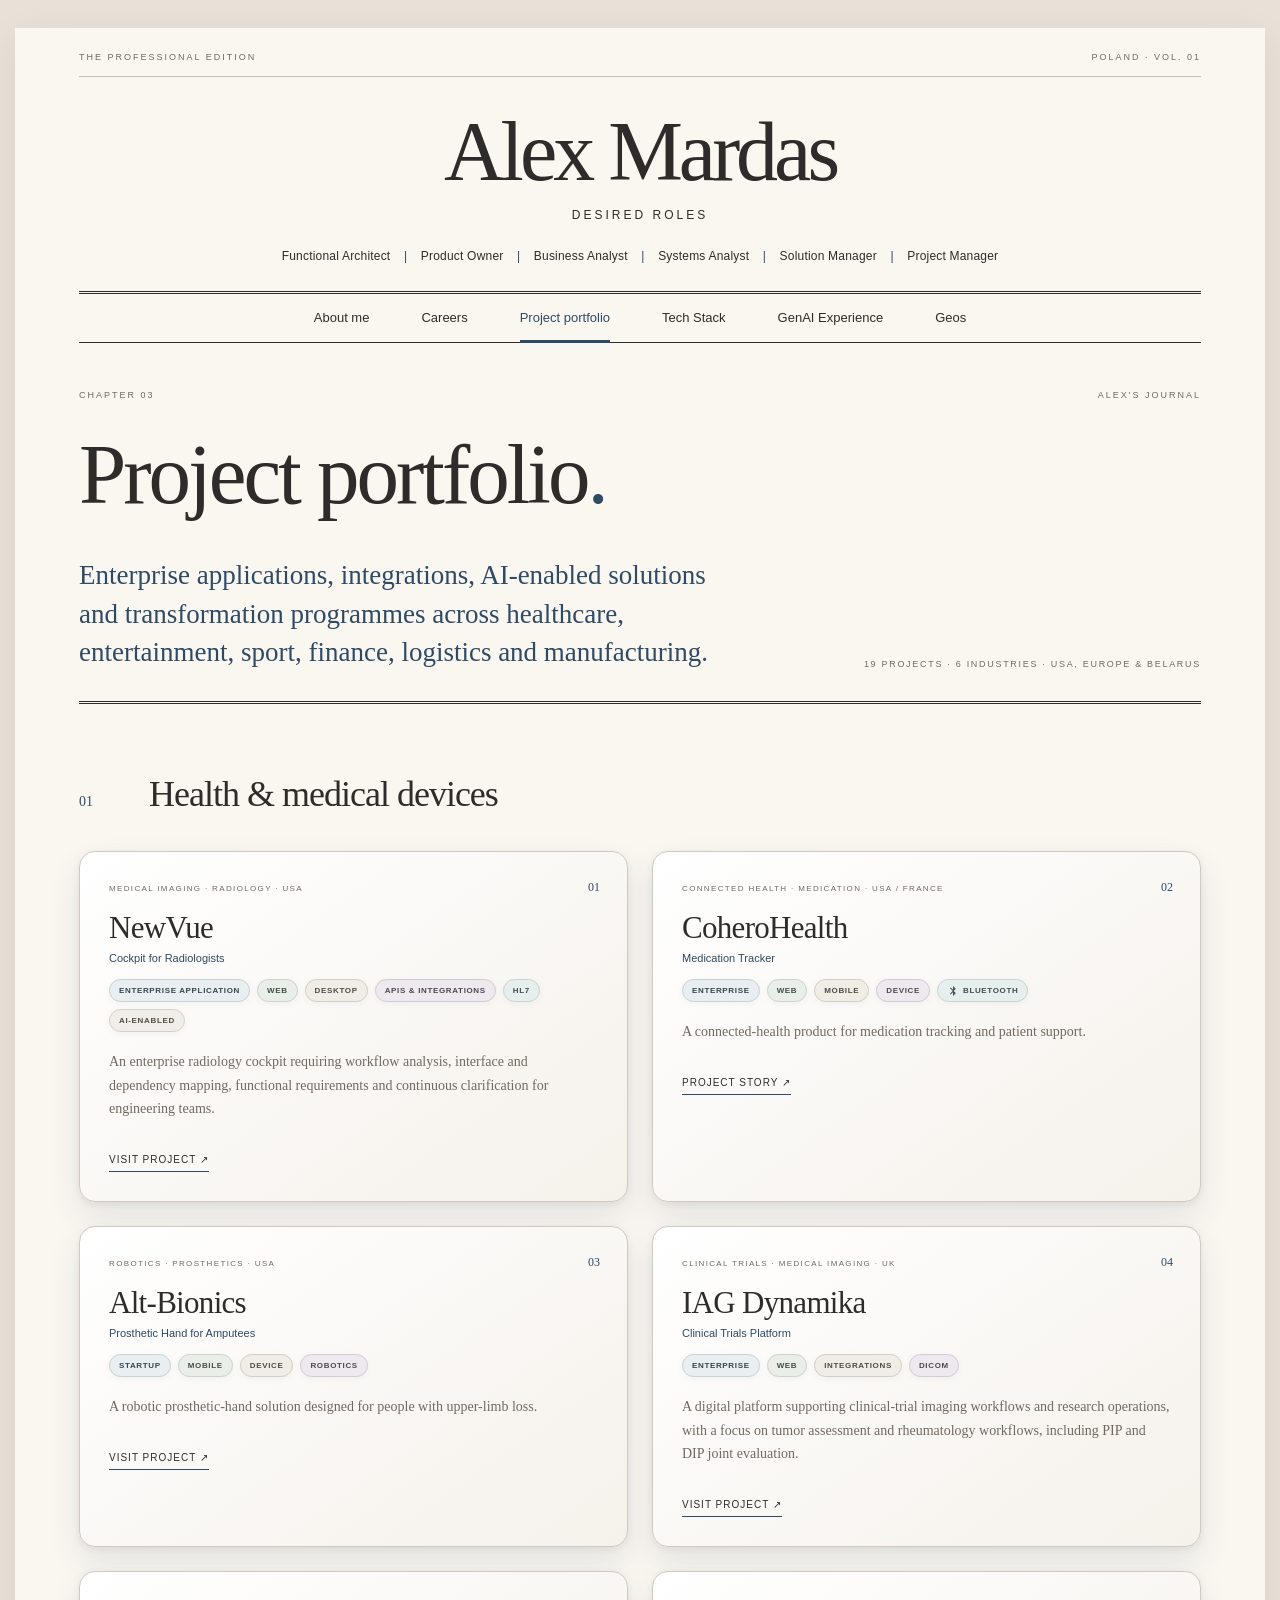
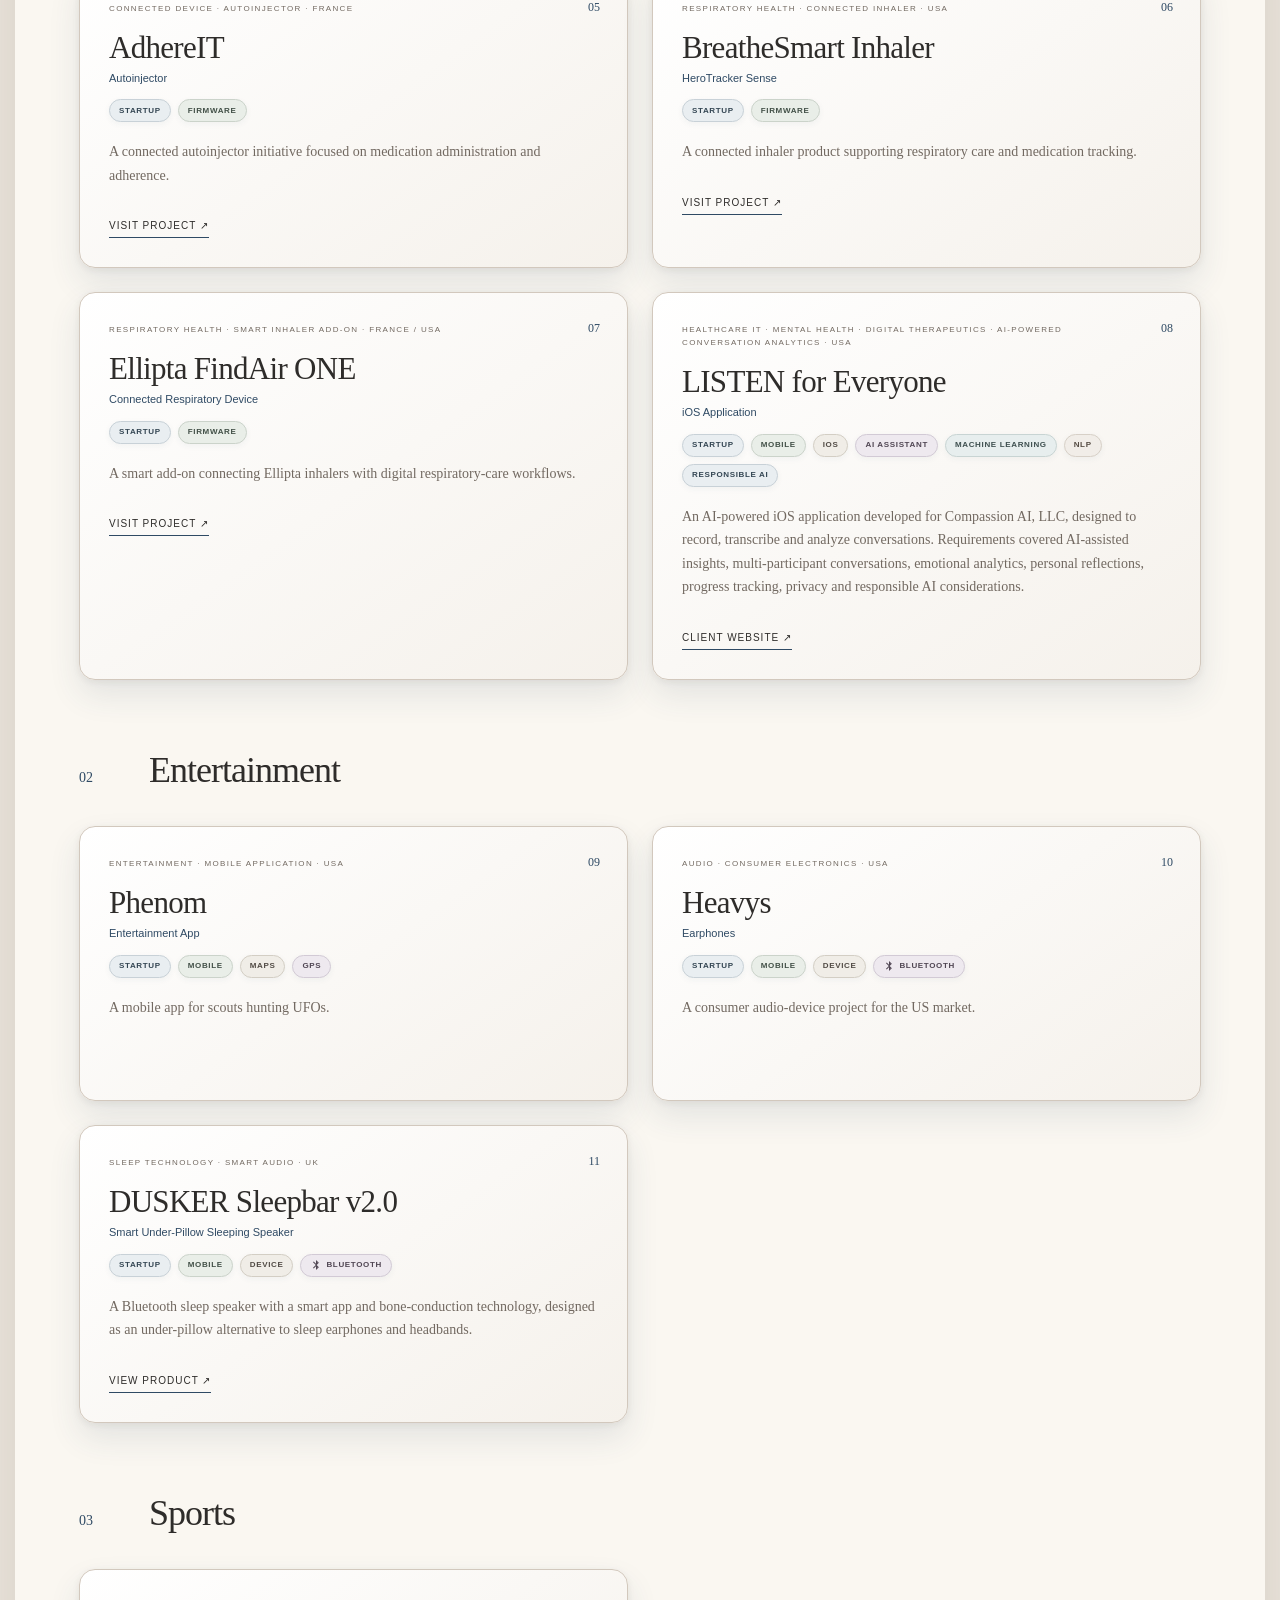
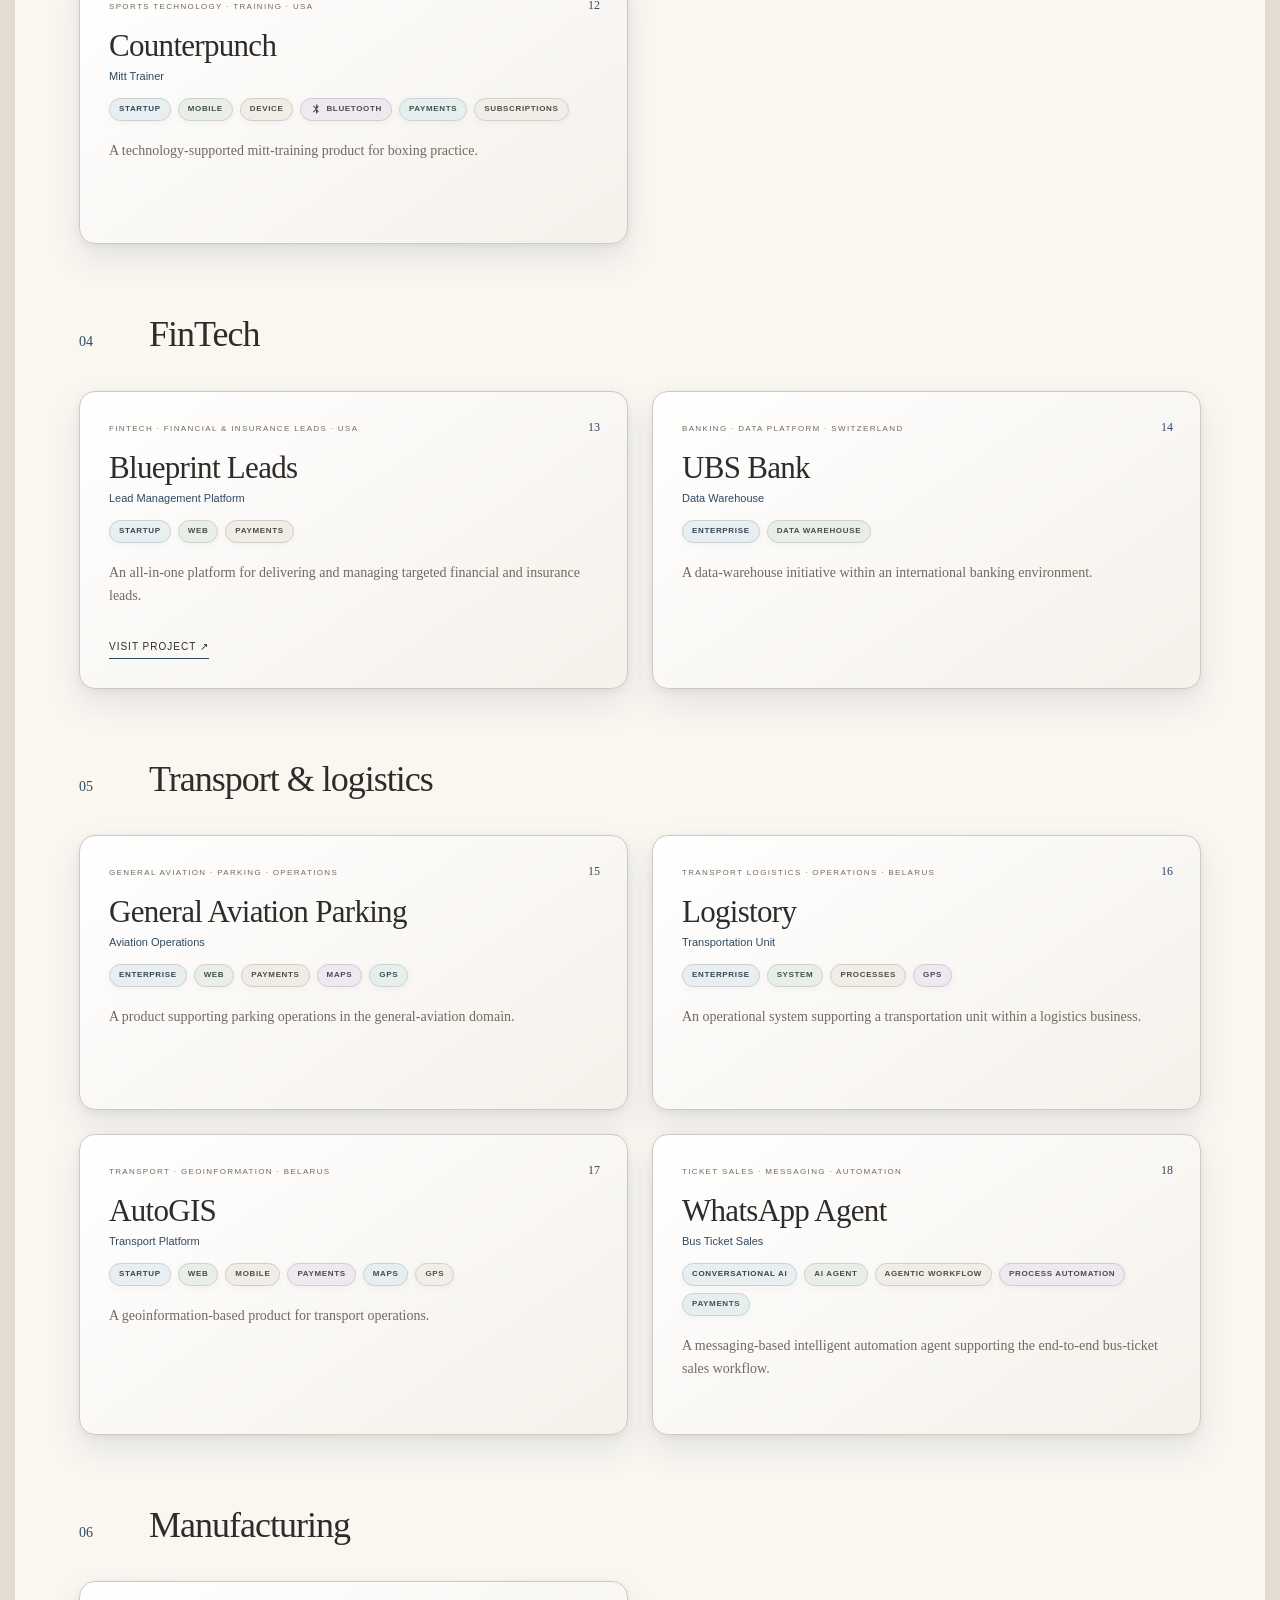
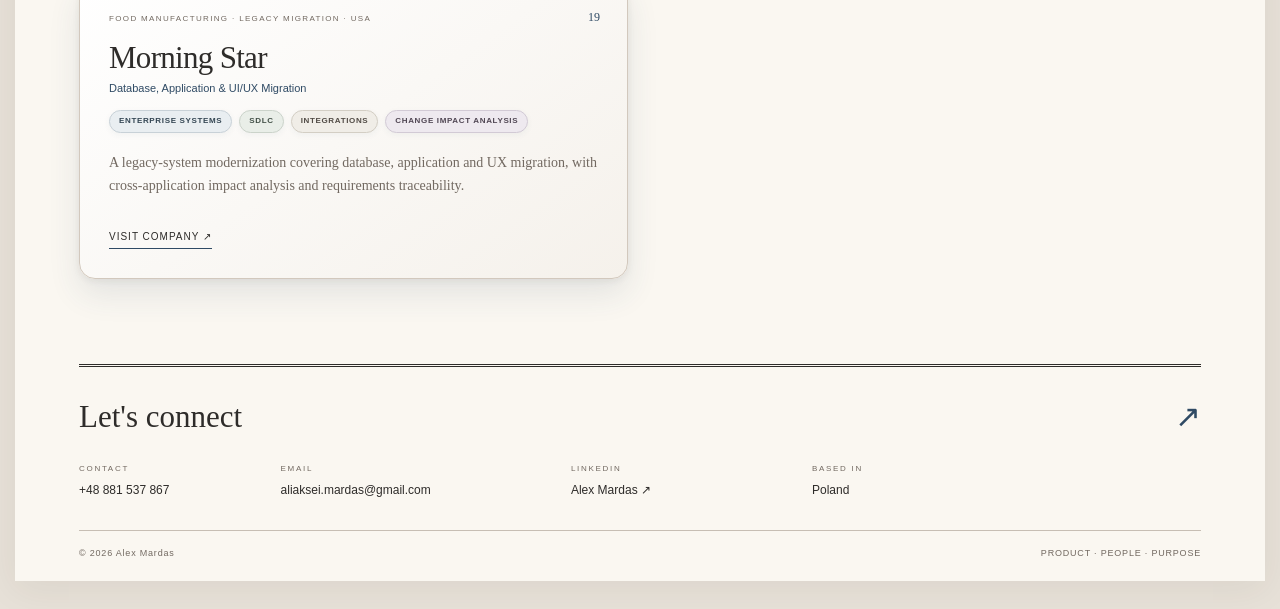
<file: project-portfolio.html>
<!doctype html>
<html lang="en"><head><meta charset="utf-8"><meta name="viewport" content="width=device-width, initial-scale=1"><link rel="icon" type="image/png" sizes="32x32" href="favicon-32.png"><link rel="icon" type="image/png" sizes="512x512" href="favicon.png"><title>Project portfolio | Alex Mardas</title><meta name="description" content="Selected projects delivered by Alex Mardas across clinical trials, MedTech, robotics, FinTech, platform integrations, migrations and enterprise digitalisation."><link rel="stylesheet" href="style.css"><link rel="stylesheet" href="portfolio.css?v=20261014-soft-badges"></head>
<body><a class="skip" href="#main">Skip to content</a><div class="paper">
<header class="masthead"><div class="edition"><span>THE PROFESSIONAL EDITION</span><span>POLAND · VOL. 01</span></div><a class="name" href="index.html">Alex Mardas</a><p class="specialist">Desired roles</p><p class="roles">Functional Architect <span>|</span> Product Owner <span>|</span> Business Analyst <span>|</span> Systems Analyst <span>|</span> Solution Manager <span>|</span> Project Manager</p></header>
<nav class="navigation" aria-label="Main navigation"><a href="index.html">About me</a><a href="careers.html">Careers</a><a href="project-portfolio.html" aria-current="page">Project portfolio</a><a href="tech-skills.html">Tech Stack</a><a href="genai-experience.html?v=20261016-1">GenAI Experience</a><a href="geos.html">Geos</a></nav>
<main id="main" class="portfolio-page"><div class="page-kicker"><span>CHAPTER 03</span><span>ALEX'S JOURNAL</span></div><h1>Project portfolio<span>.</span></h1><div class="portfolio-intro"><p>Enterprise applications, integrations, AI-enabled solutions and transformation programmes across healthcare, entertainment, sport, finance, logistics and manufacturing.</p><span>19 PROJECTS · 6 INDUSTRIES · USA, EUROPE &amp; BELARUS</span></div>
<section class="project-section"><div class="section-heading"><span>01</span><h2>Health &amp; medical devices</h2></div><div class="project-grid">
<article class="project-card featured"><span class="project-number">01</span><p class="project-domain">MEDICAL IMAGING · RADIOLOGY · USA</p><h3>NewVue</h3><p class="project-role">Cockpit for Radiologists</p><div class="project-badges"><span>Enterprise Application</span><span>Web</span><span>Desktop</span><span>APIs &amp; Integrations</span><span>HL7</span><span>AI-Enabled</span></div><p>An enterprise radiology cockpit requiring workflow analysis, interface and dependency mapping, functional requirements and continuous clarification for engineering teams.</p><a href="https://www.newvue.ai/radiologist-cockpit" target="_blank" rel="noopener noreferrer">Visit project ↗</a></article>
<article class="project-card featured"><span class="project-number">02</span><p class="project-domain">CONNECTED HEALTH · MEDICATION · USA / FRANCE</p><h3>CoheroHealth</h3><p class="project-role">Medication Tracker</p><div class="project-badges"><span>Enterprise</span><span>Web</span><span>Mobile</span><span>Device</span><span class="badge-bluetooth"><svg viewBox="0 0 24 24" aria-hidden="true"><path d="M17.71 7.71 12 2v7.59L7.41 5 6 6.41 11.59 12 6 17.59 7.41 19 12 14.41V22l5.71-5.71L13.41 12l4.3-4.29ZM14 6.83l.88.88L14 8.59V6.83Zm.88 9.46-.88.88v-1.76l.88.88Z"/></svg>Bluetooth</span></div><p>A connected-health product for medication tracking and patient support.</p><a href="https://www.contractpharma.com/breaking-news/aptargroup-acquires-assets-of-cohero-health/" target="_blank" rel="noopener noreferrer">Project story ↗</a></article>
<article class="project-card aligned"><span class="project-number">03</span><p class="project-domain">ROBOTICS · PROSTHETICS · USA</p><h3>Alt-Bionics</h3><p class="project-role">Prosthetic Hand for Amputees</p><div class="project-badges"><span>Startup</span><span>Mobile</span><span>Device</span><span>Robotics</span></div><p>A robotic prosthetic-hand solution designed for people with upper-limb loss.</p><a href="https://www.altbionics.com/" target="_blank" rel="noopener noreferrer">Visit project ↗</a></article>
<article class="project-card"><span class="project-number">04</span><p class="project-domain">CLINICAL TRIALS · MEDICAL IMAGING · UK</p><h3>IAG Dynamika</h3><p class="project-role">Clinical Trials Platform</p><div class="project-badges"><span>Enterprise</span><span>Web</span><span>Integrations</span><span>DICOM</span></div><p>A digital platform supporting clinical-trial imaging workflows and research operations, with a focus on tumor assessment and rheumatology workflows, including PIP and DIP joint evaluation.</p><a href="https://www.ia-grp.com/dynamika/" target="_blank" rel="noopener noreferrer">Visit project ↗</a></article>
<article class="project-card aligned"><span class="project-number">05</span><p class="project-domain">CONNECTED DEVICE · AUTOINJECTOR · FRANCE</p><h3>AdhereIT</h3><p class="project-role">Autoinjector</p><div class="project-badges"><span>Startup</span><span>Firmware</span></div><p>A connected autoinjector initiative focused on medication administration and adherence.</p><a href="https://aptar.com/en-us/products/pharmaceutical-adhereit" target="_blank" rel="noopener noreferrer">Visit project ↗</a></article>
<article class="project-card"><span class="project-number">06</span><p class="project-domain">RESPIRATORY HEALTH · CONNECTED INHALER · USA</p><h3>BreatheSmart Inhaler</h3><p class="project-role">HeroTracker Sense</p><div class="project-badges"><span>Startup</span><span>Firmware</span></div><p>A connected inhaler product supporting respiratory care and medication tracking.</p><a href="https://aptar.com/en-us/products/pharmaceutical-herotracker-sense-a-smart-healthcare-solution-for-digital-respiratory-medicine" target="_blank" rel="noopener noreferrer">Visit project ↗</a></article>
<article class="project-card aligned"><span class="project-number">07</span><p class="project-domain">RESPIRATORY HEALTH · SMART INHALER ADD-ON · FRANCE / USA</p><h3>Ellipta FindAir ONE</h3><p class="project-role">Connected Respiratory Device</p><div class="project-badges"><span>Startup</span><span>Firmware</span></div><p>A smart add-on connecting Ellipta inhalers with digital respiratory-care workflows.</p><a href="https://findair.pl/findair-one-add-ons-pl/findair-one-ellipta-pl.html" target="_blank" rel="noopener noreferrer">Visit project ↗</a></article>
<article class="project-card"><span class="project-number">08</span><p class="project-domain">HEALTHCARE IT · MENTAL HEALTH · DIGITAL THERAPEUTICS · AI-POWERED CONVERSATION ANALYTICS · USA</p><h3>LISTEN for Everyone</h3><p class="project-role">iOS Application</p><div class="project-badges"><span>Startup</span><span>Mobile</span><span>iOS</span><span>AI Assistant</span><span>Machine Learning</span><span>NLP</span><span>Responsible AI</span></div><p>An AI-powered iOS application developed for Compassion AI, LLC, designed to record, transcribe and analyze conversations. Requirements covered AI-assisted insights, multi-participant conversations, emotional analytics, personal reflections, progress tracking, privacy and responsible AI considerations.</p><a href="https://compassionai.com/" target="_blank" rel="noopener noreferrer">Client website ↗</a></article>
</div></section>
<section class="project-section"><div class="section-heading"><span>02</span><h2>Entertainment</h2></div><div class="project-grid">
<article class="project-card aligned"><span class="project-number">09</span><p class="project-domain">ENTERTAINMENT · MOBILE APPLICATION · USA</p><h3>Phenom</h3><p class="project-role">Entertainment App</p><div class="project-badges"><span>Startup</span><span>Mobile</span><span>Maps</span><span>GPS</span></div><p>A mobile app for scouts hunting UFOs.</p></article>
<article class="project-card"><span class="project-number">10</span><p class="project-domain">AUDIO · CONSUMER ELECTRONICS · USA</p><h3>Heavys</h3><p class="project-role">Earphones</p><div class="project-badges"><span>Startup</span><span>Mobile</span><span>Device</span><span class="badge-bluetooth"><svg viewBox="0 0 24 24" aria-hidden="true"><path d="M17.71 7.71 12 2v7.59L7.41 5 6 6.41 11.59 12 6 17.59 7.41 19 12 14.41V22l5.71-5.71L13.41 12l4.3-4.29ZM14 6.83l.88.88L14 8.59V6.83Zm.88 9.46-.88.88v-1.76l.88.88Z"/></svg>Bluetooth</span></div><p>A consumer audio-device project for the US market.</p></article>
<article class="project-card aligned"><span class="project-number">11</span><p class="project-domain">SLEEP TECHNOLOGY · SMART AUDIO · UK</p><h3>DUSKER Sleepbar v2.0</h3><p class="project-role">Smart Under-Pillow Sleeping Speaker</p><div class="project-badges"><span>Startup</span><span>Mobile</span><span>Device</span><span class="badge-bluetooth"><svg viewBox="0 0 24 24" aria-hidden="true"><path d="M17.71 7.71 12 2v7.59L7.41 5 6 6.41 11.59 12 6 17.59 7.41 19 12 14.41V22l5.71-5.71L13.41 12l4.3-4.29ZM14 6.83l.88.88L14 8.59V6.83Zm.88 9.46-.88.88v-1.76l.88.88Z"/></svg>Bluetooth</span></div><p>A Bluetooth sleep speaker with a smart app and bone-conduction technology, designed as an under-pillow alternative to sleep earphones and headbands.</p><a href="https://www.amazon.co.uk/Dusker-Sleepbar-v2-0-Smart-App-Mist-Grey/dp/B0CQKG36PY" target="_blank" rel="noopener noreferrer">View product ↗</a></article>
</div></section>
<section class="project-section compact"><div class="section-heading"><span>03</span><h2>Sports</h2></div><div class="project-grid">
<article class="project-card aligned"><span class="project-number">12</span><p class="project-domain">SPORTS TECHNOLOGY · TRAINING · USA</p><h3>Counterpunch</h3><p class="project-role">Mitt Trainer</p><div class="project-badges"><span>Startup</span><span>Mobile</span><span>Device</span><span class="badge-bluetooth"><svg viewBox="0 0 24 24" aria-hidden="true"><path d="M17.71 7.71 12 2v7.59L7.41 5 6 6.41 11.59 12 6 17.59 7.41 19 12 14.41V22l5.71-5.71L13.41 12l4.3-4.29ZM14 6.83l.88.88L14 8.59V6.83Zm.88 9.46-.88.88v-1.76l.88.88Z"/></svg>Bluetooth</span><span>Payments</span><span>Subscriptions</span></div><p>A technology-supported mitt-training product for boxing practice.</p></article>
</div></section>
<section class="project-section compact"><div class="section-heading"><span>04</span><h2>FinTech</h2></div><div class="project-grid">
<article class="project-card aligned"><span class="project-number">13</span><p class="project-domain">FINTECH · FINANCIAL &amp; INSURANCE LEADS · USA</p><h3>Blueprint Leads</h3><p class="project-role">Lead Management Platform</p><div class="project-badges"><span>Startup</span><span>Web</span><span>Payments</span></div><p>An all-in-one platform for delivering and managing targeted financial and insurance leads.</p><a href="https://www.blueprintleads.com/" target="_blank" rel="noopener noreferrer">Visit project ↗</a></article>
<article class="project-card"><span class="project-number">14</span><p class="project-domain">BANKING · DATA PLATFORM · SWITZERLAND</p><h3>UBS Bank</h3><p class="project-role">Data Warehouse</p><div class="project-badges"><span>Enterprise</span><span>Data Warehouse</span></div><p>A data-warehouse initiative within an international banking environment.</p></article>
</div></section>
<section class="project-section"><div class="section-heading"><span>05</span><h2>Transport &amp; logistics</h2></div><div class="project-grid">
<article class="project-card aligned"><span class="project-number">15</span><p class="project-domain">GENERAL AVIATION · PARKING · OPERATIONS</p><h3>General Aviation Parking</h3><p class="project-role">Aviation Operations</p><div class="project-badges"><span>Enterprise</span><span>Web</span><span>Payments</span><span>Maps</span><span>GPS</span></div><p>A product supporting parking operations in the general-aviation domain.</p></article>
<article class="project-card"><span class="project-number">16</span><p class="project-domain">TRANSPORT LOGISTICS · OPERATIONS · BELARUS</p><h3>Logistory</h3><p class="project-role">Transportation Unit</p><div class="project-badges"><span>Enterprise</span><span>System</span><span>Processes</span><span>GPS</span></div><p>An operational system supporting a transportation unit within a logistics business.</p></article>
<article class="project-card aligned"><span class="project-number">17</span><p class="project-domain">TRANSPORT · GEOINFORMATION · BELARUS</p><h3>AutoGIS</h3><p class="project-role">Transport Platform</p><div class="project-badges"><span>Startup</span><span>Web</span><span>Mobile</span><span>Payments</span><span>Maps</span><span>GPS</span></div><p>A geoinformation-based product for transport operations.</p></article>
<article class="project-card"><span class="project-number">18</span><p class="project-domain">TICKET SALES · MESSAGING · AUTOMATION</p><h3>WhatsApp Agent</h3><p class="project-role">Bus Ticket Sales</p><div class="project-badges"><span>Conversational AI</span><span>AI Agent</span><span>Agentic Workflow</span><span>Process Automation</span><span>Payments</span></div><p>A messaging-based intelligent automation agent supporting the end-to-end bus-ticket sales workflow.</p></article>
</div></section>
<section class="project-section compact"><div class="section-heading"><span>06</span><h2>Manufacturing</h2></div><div class="project-grid">
<article class="project-card aligned"><span class="project-number">19</span><p class="project-domain">FOOD MANUFACTURING · LEGACY MIGRATION · USA</p><h3>Morning Star</h3><p class="project-role">Database, Application &amp; UI/UX Migration</p><div class="project-badges"><span>Enterprise Systems</span><span>SDLC</span><span>Integrations</span><span>Change Impact Analysis</span></div><p>A legacy-system modernization covering database, application and UX migration, with cross-application impact analysis and requirements traceability.</p><a href="https://www.morningstarco.com/" target="_blank" rel="noopener noreferrer">Visit company ↗</a></article>
</div></section></main>
<footer><div class="footer-title">Let's connect<span>↗</span></div><div class="footer-grid"><div><span class="footer-label">CONTACT</span><a href="tel:+48881537867">+48 881 537 867</a></div><div><span class="footer-label">EMAIL</span><a href="mailto:aliaksei.mardas@gmail.com">aliaksei.mardas@gmail.com</a></div><div><span class="footer-label">LINKEDIN</span><a href="https://www.linkedin.com/in/alexmardas/" target="_blank" rel="noopener noreferrer">Alex Mardas ↗</a></div><div><span class="footer-label">BASED IN</span><span>Poland</span></div></div><div class="colophon"><span>© 2026 Alex Mardas</span><span>PRODUCT · PEOPLE · PURPOSE</span></div></footer>
</div></body></html>
</file>
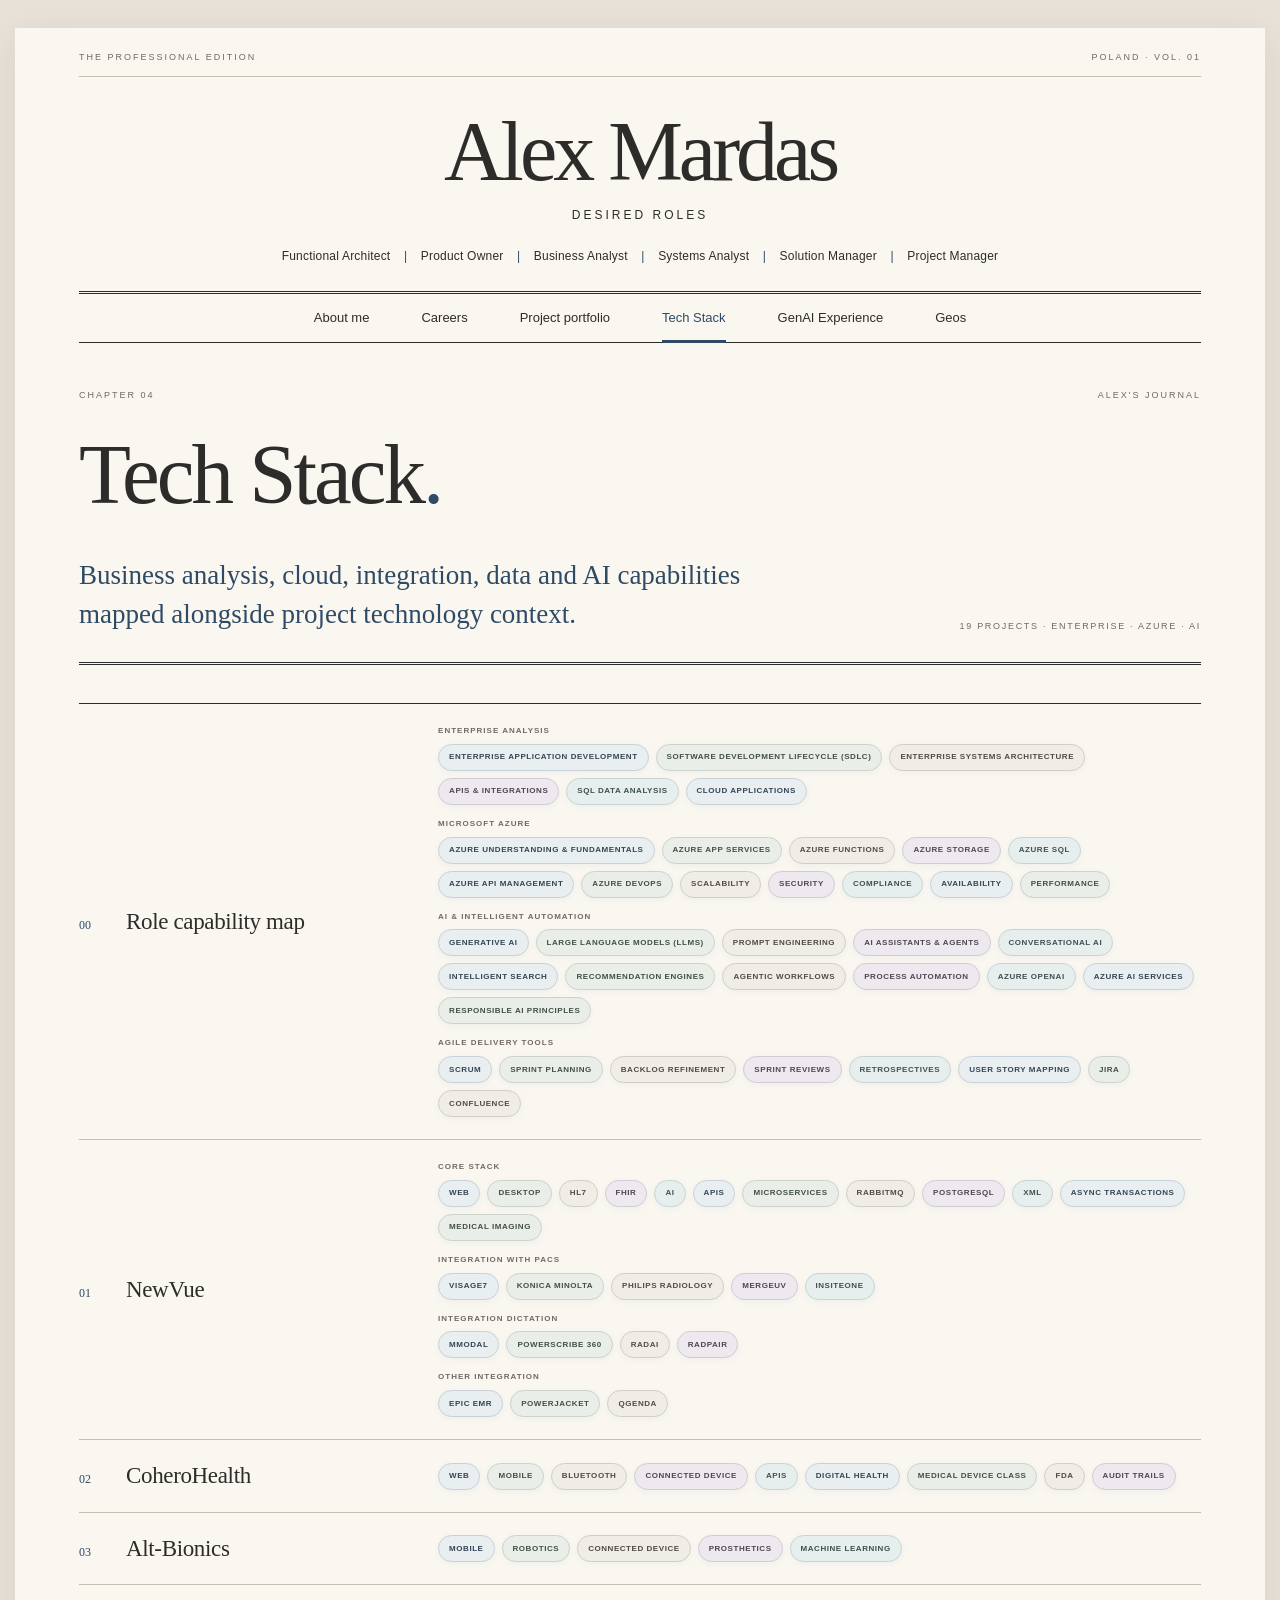
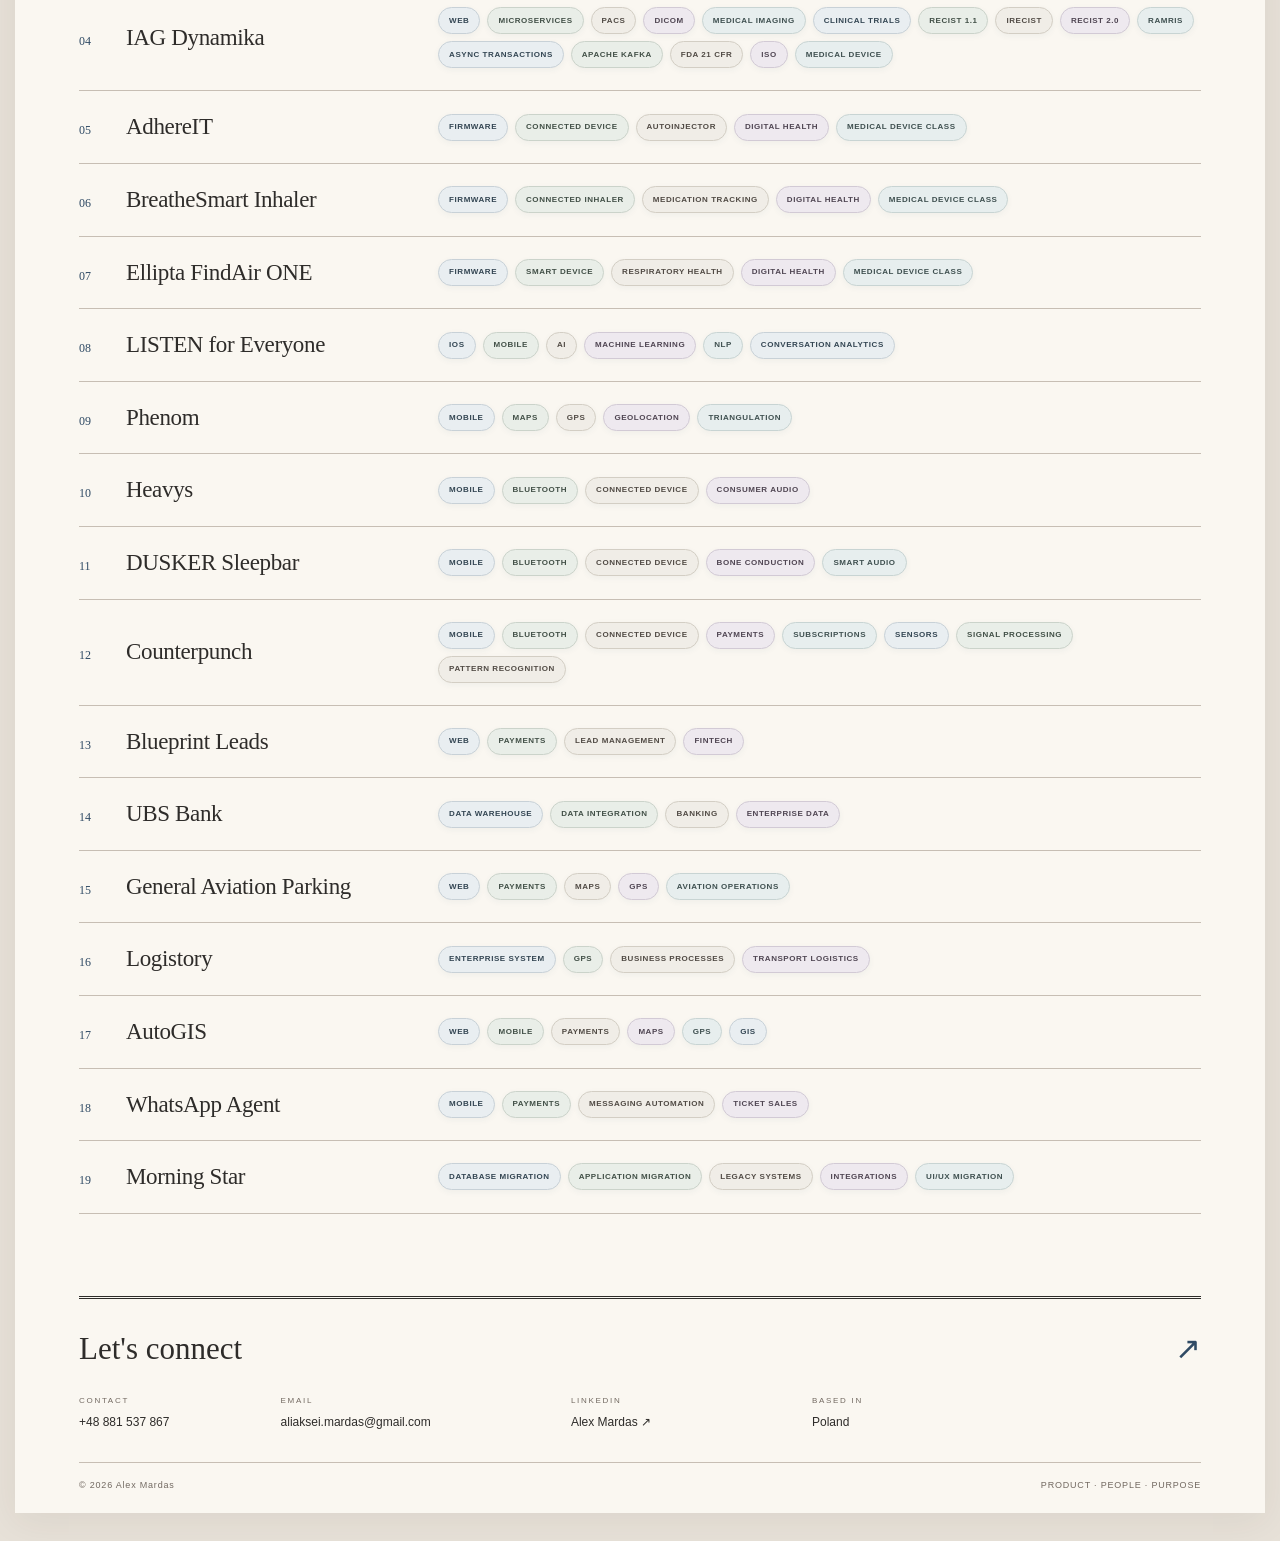
<file: tech-skills.html>
<!doctype html>
<html lang="en"><head><meta charset="utf-8"><meta name="viewport" content="width=device-width, initial-scale=1"><link rel="icon" type="image/png" sizes="32x32" href="favicon-32.png"><link rel="icon" type="image/png" sizes="512x512" href="favicon.png"><title>Tech Stack | Alex Mardas</title><meta name="description" content="ATS-friendly project technology stack for products delivered by Alex Mardas."><link rel="stylesheet" href="style.css"><link rel="stylesheet" href="tech-skills.css"></head>
<body><a class="skip" href="#main">Skip to content</a><div class="paper">
<header class="masthead"><div class="edition"><span>THE PROFESSIONAL EDITION</span><span>POLAND · VOL. 01</span></div><a class="name" href="index.html">Alex Mardas</a><p class="specialist">Desired roles</p><p class="roles">Functional Architect <span>|</span> Product Owner <span>|</span> Business Analyst <span>|</span> Systems Analyst <span>|</span> Solution Manager <span>|</span> Project Manager</p></header>
<nav class="navigation" aria-label="Main navigation"><a href="index.html">About me</a><a href="careers.html">Careers</a><a href="project-portfolio.html">Project portfolio</a><a href="tech-skills.html" aria-current="page">Tech Stack</a><a href="genai-experience.html?v=20261016-1">GenAI Experience</a><a href="geos.html">Geos</a></nav>
<main id="main" class="tech-page"><div class="page-kicker"><span>CHAPTER 04</span><span>ALEX'S JOURNAL</span></div><h1>Tech Stack<span>.</span></h1><div class="tech-intro"><p>Business analysis, cloud, integration, data and AI capabilities mapped alongside project technology context.</p><span>19 PROJECTS · ENTERPRISE · AZURE · AI</span></div>
<section class="tech-matrix" aria-label="Project technology matrix">
<article class="tech-entry-expanded"><div class="project-label"><span>00</span><h2>Role capability map</h2></div><div class="tech-groups"><div class="tech-group"><h3>Enterprise analysis</h3><div class="tech-labels"><span>Enterprise Application Development</span><span>Software Development Lifecycle (SDLC)</span><span>Enterprise Systems Architecture</span><span>APIs &amp; Integrations</span><span>SQL Data Analysis</span><span>Cloud Applications</span></div></div><div class="tech-group"><h3>Microsoft Azure</h3><div class="tech-labels"><span>Azure Understanding &amp; Fundamentals</span><span>Azure App Services</span><span>Azure Functions</span><span>Azure Storage</span><span>Azure SQL</span><span>Azure API Management</span><span>Azure DevOps</span><span>Scalability</span><span>Security</span><span>Compliance</span><span>Availability</span><span>Performance</span></div></div><div class="tech-group"><h3>AI &amp; intelligent automation</h3><div class="tech-labels"><span>Generative AI</span><span>Large Language Models (LLMs)</span><span>Prompt Engineering</span><span>AI Assistants &amp; Agents</span><span>Conversational AI</span><span>Intelligent Search</span><span>Recommendation Engines</span><span>Agentic Workflows</span><span>Process Automation</span><span>Azure OpenAI</span><span>Azure AI Services</span><span>Responsible AI Principles</span></div></div><div class="tech-group"><h3>Agile delivery tools</h3><div class="tech-labels"><span>Scrum</span><span>Sprint Planning</span><span>Backlog Refinement</span><span>Sprint Reviews</span><span>Retrospectives</span><span>User Story Mapping</span><span>Jira</span><span>Confluence</span></div></div></div></article>
<article class="tech-entry-expanded"><div class="project-label"><span>01</span><h2>NewVue</h2></div><div class="tech-groups"><div class="tech-group"><h3>Core stack</h3><div class="tech-labels"><span>Web</span><span>Desktop</span><span>HL7</span><span>FHIR</span><span>AI</span><span>APIs</span><span>Microservices</span><span>RabbitMQ</span><span>PostgreSQL</span><span>XML</span><span>Async Transactions</span><span>Medical Imaging</span></div></div><div class="tech-group"><h3>Integration with PACS</h3><div class="tech-labels"><span>Visage7</span><span>Konica Minolta</span><span>Philips Radiology</span><span>MergeUV</span><span>InsiteOne</span></div></div><div class="tech-group"><h3>Integration Dictation</h3><div class="tech-labels"><span>Mmodal</span><span>PowerScribe 360</span><span>RadAI</span><span>RadPair</span></div></div><div class="tech-group"><h3>Other Integration</h3><div class="tech-labels"><span>Epic EMR</span><span>PowerJacket</span><span>QGenda</span></div></div></div></article>
<article><div class="project-label"><span>02</span><h2>CoheroHealth</h2></div><div class="tech-labels"><span>Web</span><span>Mobile</span><span>Bluetooth</span><span>Connected Device</span><span>APIs</span><span>Digital Health</span><span>Medical Device Class</span><span>FDA</span><span>Audit Trails</span></div></article>
<article><div class="project-label"><span>03</span><h2>Alt-Bionics</h2></div><div class="tech-labels"><span>Mobile</span><span>Robotics</span><span>Connected Device</span><span>Prosthetics</span><span>Machine Learning</span></div></article>
<article><div class="project-label"><span>04</span><h2>IAG Dynamika</h2></div><div class="tech-labels"><span>Web</span><span>Microservices</span><span>PACS</span><span>DICOM</span><span>Medical Imaging</span><span>Clinical Trials</span><span>RECIST 1.1</span><span>iRECIST</span><span>RECIST 2.0</span><span>RAMRIS</span><span>Async Transactions</span><span>Apache Kafka</span><span>FDA 21 CFR</span><span>ISO</span><span>Medical Device</span></div></article>
<article><div class="project-label"><span>05</span><h2>AdhereIT</h2></div><div class="tech-labels"><span>Firmware</span><span>Connected Device</span><span>Autoinjector</span><span>Digital Health</span><span>Medical Device Class</span></div></article>
<article><div class="project-label"><span>06</span><h2>BreatheSmart Inhaler</h2></div><div class="tech-labels"><span>Firmware</span><span>Connected Inhaler</span><span>Medication Tracking</span><span>Digital Health</span><span>Medical Device Class</span></div></article>
<article><div class="project-label"><span>07</span><h2>Ellipta FindAir ONE</h2></div><div class="tech-labels"><span>Firmware</span><span>Smart Device</span><span>Respiratory Health</span><span>Digital Health</span><span>Medical Device Class</span></div></article>
<article><div class="project-label"><span>08</span><h2>LISTEN for Everyone</h2></div><div class="tech-labels"><span>iOS</span><span>Mobile</span><span>AI</span><span>Machine Learning</span><span>NLP</span><span>Conversation Analytics</span></div></article>
<article><div class="project-label"><span>09</span><h2>Phenom</h2></div><div class="tech-labels"><span>Mobile</span><span>Maps</span><span>GPS</span><span>Geolocation</span><span>Triangulation</span></div></article>
<article><div class="project-label"><span>10</span><h2>Heavys</h2></div><div class="tech-labels"><span>Mobile</span><span>Bluetooth</span><span>Connected Device</span><span>Consumer Audio</span></div></article>
<article><div class="project-label"><span>11</span><h2>DUSKER Sleepbar</h2></div><div class="tech-labels"><span>Mobile</span><span>Bluetooth</span><span>Connected Device</span><span>Bone Conduction</span><span>Smart Audio</span></div></article>
<article><div class="project-label"><span>12</span><h2>Counterpunch</h2></div><div class="tech-labels"><span>Mobile</span><span>Bluetooth</span><span>Connected Device</span><span>Payments</span><span>Subscriptions</span><span>Sensors</span><span>Signal Processing</span><span>Pattern Recognition</span></div></article>
<article><div class="project-label"><span>13</span><h2>Blueprint Leads</h2></div><div class="tech-labels"><span>Web</span><span>Payments</span><span>Lead Management</span><span>FinTech</span></div></article>
<article><div class="project-label"><span>14</span><h2>UBS Bank</h2></div><div class="tech-labels"><span>Data Warehouse</span><span>Data Integration</span><span>Banking</span><span>Enterprise Data</span></div></article>
<article><div class="project-label"><span>15</span><h2>General Aviation Parking</h2></div><div class="tech-labels"><span>Web</span><span>Payments</span><span>Maps</span><span>GPS</span><span>Aviation Operations</span></div></article>
<article><div class="project-label"><span>16</span><h2>Logistory</h2></div><div class="tech-labels"><span>Enterprise System</span><span>GPS</span><span>Business Processes</span><span>Transport Logistics</span></div></article>
<article><div class="project-label"><span>17</span><h2>AutoGIS</h2></div><div class="tech-labels"><span>Web</span><span>Mobile</span><span>Payments</span><span>Maps</span><span>GPS</span><span>GIS</span></div></article>
<article><div class="project-label"><span>18</span><h2>WhatsApp Agent</h2></div><div class="tech-labels"><span>Mobile</span><span>Payments</span><span>Messaging Automation</span><span>Ticket Sales</span></div></article>
<article><div class="project-label"><span>19</span><h2>Morning Star</h2></div><div class="tech-labels"><span>Database Migration</span><span>Application Migration</span><span>Legacy Systems</span><span>Integrations</span><span>UI/UX Migration</span></div></article>
</section></main>
<footer><div class="footer-title">Let's connect<span>↗</span></div><div class="footer-grid"><div><span class="footer-label">CONTACT</span><a href="tel:+48881537867">+48 881 537 867</a></div><div><span class="footer-label">EMAIL</span><a href="mailto:aliaksei.mardas@gmail.com">aliaksei.mardas@gmail.com</a></div><div><span class="footer-label">LINKEDIN</span><a href="https://www.linkedin.com/in/alexmardas/" target="_blank" rel="noopener noreferrer">Alex Mardas ↗</a></div><div><span class="footer-label">BASED IN</span><span>Poland</span></div></div><div class="colophon"><span>© 2026 Alex Mardas</span><span>PRODUCT · PEOPLE · PURPOSE</span></div></footer>
</div></body></html>
</file>
<file: style.css>
:root{--paper:#faf7f1;--ink:#2e2c2a;--muted:#726961;--accent:#2f4a64;--line:#c7beb4}*{box-sizing:border-box}body{margin:0;background:#e7e1d8;color:var(--ink);font-family:Arial,Helvetica,sans-serif;line-height:1.6}.paper{max-width:1250px;margin:28px auto;background:var(--paper);box-shadow:0 8px 35px #392e2012;padding:0 64px}a{color:inherit;text-decoration:none}a:hover{color:var(--accent)}a:focus-visible{outline:2px solid var(--accent);outline-offset:5px}.masthead{text-align:center;padding-top:22px}.edition{display:flex;justify-content:space-between;border-bottom:1px solid var(--line);padding-bottom:12px;font-size:9px;letter-spacing:2px;color:var(--muted)}.name{display:block;font-family:Georgia,'Times New Roman',serif;font-size:clamp(40px,6.8vw,84px);letter-spacing:-4px;line-height:1.2;margin:25px 0 3px}.specialist{margin:0;font-size:12px;letter-spacing:3px;text-transform:uppercase}.roles{font-size:12px;letter-spacing:.2px;margin:22px 0 24px}.roles span{color:var(--accent);padding:0 10px}.navigation{display:flex;justify-content:center;gap:52px;padding:14px 0;border-top:3px double var(--ink);border-bottom:1px solid var(--ink);font-size:13px}.navigation a{position:relative}.navigation a[aria-current=page]{color:var(--accent)}.navigation a[aria-current=page]:after{content:'';position:absolute;left:0;right:0;bottom:-15px;height:3px;background:var(--accent)}main{padding:45px 0 60px;min-height:460px}.page-kicker{display:flex;justify-content:space-between;font-size:9px;letter-spacing:2px;color:var(--muted)}h1{font-family:Georgia,'Times New Roman',serif;font-weight:400;font-size:clamp(55px,7vw,85px);letter-spacing:-3px;line-height:1.1;margin:25px 0 35px}h1 span{color:var(--accent)}.editorial-space{padding:0 0 25px;max-width:700px}.rule{width:65px;height:1px;background:var(--accent)}.coming{font-family:Georgia,serif;font-size:25px;font-style:italic;margin:24px 0 8px;color:var(--muted)}.coming-note{font-size:12px;color:var(--muted);margin:0}footer{border-top:3px double var(--ink);padding:25px 0 20px}.footer-title{font-family:Georgia,serif;font-size:31px;display:flex;justify-content:space-between}.footer-title span{color:var(--accent)}.footer-grid{display:grid;grid-template-columns:.9fr 1.35fr 1.1fr 1.2fr .65fr;gap:24px;margin:22px 0 30px;font-size:12px}.footer-grid>div{display:flex;flex-direction:column;gap:5px}.footer-label{font-size:8px;color:var(--muted);letter-spacing:1.7px}.colophon{display:flex;justify-content:space-between;border-top:1px solid var(--line);padding-top:15px;font-size:9px;color:var(--muted);letter-spacing:.8px}.skip{position:absolute;top:-100px;background:var(--paper);padding:10px}.skip:focus{top:0}@media(max-width:800px){.paper{margin:0;padding:0 26px;box-shadow:none}.name{letter-spacing:-2px;margin-top:27px}.specialist{font-size:10px;letter-spacing:2px}.roles{font-size:11px;max-width:530px;margin:18px auto 24px}.roles span{padding:0 5px}.navigation{gap:25px;font-size:12px}.footer-grid{grid-template-columns:1fr 1fr;gap:22px}main{min-height:410px;padding-top:30px}.edition{font-size:8px;letter-spacing:1px}.colophon{font-size:8px;gap:18px}}@media(max-width:420px){.paper{padding:0 20px}.name{font-size:42px}.navigation{gap:17px;font-size:11px}.footer-grid{grid-template-columns:1fr}.colophon{flex-wrap:wrap}h1{font-size:56px}}

/* Mobile layout */
@media(max-width:640px){
  body{background:var(--paper);font-size:15px}
  .paper{width:100%;margin:0;padding:0 16px;overflow:hidden}
  .masthead{padding-top:14px}
  .edition{padding-bottom:9px;font-size:7px;letter-spacing:.8px}
  .edition span:last-child{text-align:right}
  .name{font-size:clamp(36px,11.5vw,48px);line-height:1.02;letter-spacing:-2.4px;margin:20px 0 8px}
  .specialist{font-size:8px;line-height:1.5;letter-spacing:1.7px}
  .roles{font-size:10px;line-height:1.9;margin:15px auto 18px}
  .roles span{padding:0 3px}
  .navigation{display:grid;grid-template-columns:1fr 1fr;gap:0;padding:0;font-size:11px;text-align:center}
  .navigation a{display:flex;align-items:center;justify-content:center;min-height:43px;padding:8px 5px;border-bottom:1px solid var(--line)}
  .navigation a:nth-child(odd){border-right:1px solid var(--line)}
  .navigation a[aria-current=page]:after{left:12px;right:12px;bottom:-1px;height:3px}
  main{min-height:0;padding:24px 0 44px}
  .page-kicker{font-size:7px;letter-spacing:1.3px}
  h1{font-size:clamp(44px,15vw,58px);letter-spacing:-2px;margin:17px 0 27px}
  footer{padding:21px 0 18px}
  .footer-title{font-size:27px}
  .footer-grid{grid-template-columns:1fr 1fr;gap:18px 12px;margin:18px 0 24px;font-size:11px}
  .footer-grid a{overflow-wrap:anywhere}
  .colophon{display:grid;grid-template-columns:1fr;gap:5px;font-size:7px;letter-spacing:.65px}
}
@media(max-width:360px){
  .paper{padding:0 13px}
  .name{font-size:34px}
  .roles{font-size:9px}
  .navigation{font-size:10px}
  .footer-grid{grid-template-columns:1fr}
}
</file>
<file: about.css>
.about-page{padding-bottom:75px}.about-feature{display:grid;grid-template-columns:minmax(260px,.82fr) minmax(0,1.45fr);gap:60px;align-items:start}.portrait-frame{position:sticky;top:24px}.portrait-placeholder{aspect-ratio:4/5;background:linear-gradient(145deg,#d8c8bf 0%,#7f93a6 52%,#263b50 100%);display:flex;flex-direction:column;align-items:center;justify-content:center;color:#fff;position:relative;overflow:hidden}.portrait-placeholder:before{content:'';position:absolute;width:76%;aspect-ratio:1;border:1px solid #ffffff7a;border-radius:50%;top:12%}.portrait-placeholder:after{content:'';position:absolute;inset:18px;border:1px solid #ffffff69}.portrait-placeholder span{font-family:Georgia,'Times New Roman',serif;font-size:76px;font-style:italic;letter-spacing:-7px;position:relative;z-index:1}.portrait-placeholder small{font-size:8px;letter-spacing:3px;position:relative;z-index:1}.photo-caption{border-top:1px solid var(--ink);margin:12px 0 0;padding-top:9px;font-family:Georgia,serif;font-size:12px;line-height:1.45;color:var(--muted)}.about-copy{column-count:2;column-gap:36px;column-rule:1px solid var(--line)}.about-copy p{font-family:Georgia,'Times New Roman',serif;font-size:16px;line-height:1.76;margin:0 0 20px}.about-copy>p:not(.standfirst){text-align:justify;text-justify:inter-word;hyphens:auto}.about-copy .standfirst{column-span:all;font-size:27px;line-height:1.42;color:var(--accent);margin-bottom:28px}.about-copy .standfirst:first-letter{float:left;font-size:70px;line-height:.75;padding:9px 9px 0 0;color:var(--ink)}blockquote{break-inside:avoid;margin:28px 0;padding:22px 0;border-top:1px solid var(--accent);border-bottom:1px solid var(--accent);font-family:Georgia,serif;font-size:22px;line-height:1.4;font-style:italic;color:var(--accent)}.about-signoff{column-span:all;display:flex;justify-content:space-between;gap:20px;border-top:1px solid var(--ink);padding-top:12px;margin-top:8px;font-size:9px;letter-spacing:1.5px;text-transform:uppercase}@media(max-width:850px){.about-feature{grid-template-columns:1fr;gap:35px}.portrait-frame{position:static;display:grid;grid-template-columns:minmax(210px,360px) 1fr;gap:18px;align-items:end}.photo-caption{margin:0}.about-copy{column-count:1}.about-copy .standfirst{font-size:24px}}@media(max-width:520px){.portrait-frame{display:block}.photo-caption{margin-top:10px}.about-copy .standfirst{font-size:22px}.about-signoff{display:block}.about-signoff span{display:block;margin-bottom:5px}}
.portrait-image{aspect-ratio:4/5;overflow:hidden;background:#d8c8bf;position:relative}.portrait-image:after{content:'';position:absolute;inset:12px;border:1px solid #fff8;pointer-events:none}.portrait-image img{display:block;width:100%;height:100%;object-fit:cover;object-position:center 38%}
.scrum-badges{display:grid;gap:7px;width:100%;margin-top:14px}.scrum-badges>span{display:grid;grid-template-columns:68px minmax(0,1fr);align-items:center;width:100%;min-height:36px;padding:6px 14px;border-radius:999px;background:linear-gradient(110deg,#1f3348 0%,var(--accent) 48%,#6f879c 100%);box-shadow:0 3px 8px #1c2d3d36;color:#fff}.scrum-badges>span:nth-child(2){background:linear-gradient(110deg,#29445c 0%,#486984 55%,#8fa3b5 100%)}.scrum-badges b{font-family:Georgia,'Times New Roman',serif;font-size:15px;font-weight:600;color:#fff}.scrum-badges small{padding-left:9px;border-left:1px solid #ffffff70;font-size:8px;line-height:1.25;letter-spacing:.35px;white-space:nowrap;text-transform:uppercase;color:#fff}

/* Mobile layout */
@media(max-width:640px){
  .about-page{padding-bottom:48px}
  .about-feature{grid-template-columns:1fr;gap:27px}
  .portrait-frame{display:block;position:static}
  .portrait-image{max-height:none;width:100%;aspect-ratio:4/5}
  .photo-caption{margin-top:9px;font-size:11px}
  .scrum-badges{margin-top:12px}
  .about-copy{column-count:1;column-rule:0}
  .about-copy p{font-size:15px;line-height:1.68;margin-bottom:17px}
  .about-copy .standfirst{font-size:21px;line-height:1.42;margin-bottom:22px}
  .about-copy .standfirst:first-letter{font-size:58px;padding-top:8px}
  blockquote{margin:23px 0;padding:18px 0;font-size:19px;line-height:1.4}
  .about-signoff{display:grid;grid-template-columns:1fr;gap:4px;font-size:8px;line-height:1.5}
}

/* Toolbelt */
.toolbelt{margin-top:76px;padding-top:30px;border-top:3px double var(--ink)}
.toolbelt-heading{display:grid;grid-template-columns:1.25fr .75fr;gap:50px;align-items:end;margin-bottom:30px}
.toolbelt-kicker{display:block;margin-bottom:7px;font-size:8px;letter-spacing:1.8px;color:var(--muted)}
.toolbelt-heading h2{margin:0;font-family:Georgia,'Times New Roman',serif;font-size:44px;font-weight:400;letter-spacing:-1.4px;line-height:1}
.toolbelt-heading h2 span{color:var(--accent)}
.toolbelt-heading p{margin:0;font-family:Georgia,'Times New Roman',serif;font-size:16px;line-height:1.55;color:var(--muted)}
.toolbelt-grid{display:grid;grid-template-columns:repeat(4,minmax(0,1fr));border:1px solid var(--line);background:#fff}
.tool-category{padding:24px 22px 26px;border-right:1px solid var(--line)}
.tool-category:last-child{border-right:0}
.tool-category h3{display:flex;align-items:center;justify-content:center;min-height:34px;margin:0 0 18px;padding-bottom:11px;border-bottom:1px solid var(--ink);font-size:9px;line-height:1.35;letter-spacing:1.5px;text-align:center;text-transform:uppercase;color:var(--muted)}
.tool-list{display:grid;gap:8px}
.tool-item{display:flex;align-items:center;gap:11px;min-height:41px;padding:6px 7px;border-radius:2px;transition:background .18s ease,transform .18s ease}
.tool-item:hover{background:#f3eee7;transform:translateX(2px)}
.tool-item img,.tool-icon{flex:0 0 28px;width:28px;height:28px}
.tool-item img{display:block;object-fit:contain}
.tool-item>span:last-child,.tool-item>a{font-family:Georgia,'Times New Roman',serif;font-size:14px;line-height:1.25}.tool-item>a{border-bottom:1px solid var(--accent)}
.tool-icon{display:flex;align-items:center;justify-content:center;border-radius:7px;color:#fff;font:700 12px/1 Arial,sans-serif;box-shadow:inset 0 0 0 1px #ffffff50}
.tool-icon-balsamiq{background:#c91432}
.tool-icon-copilot{background:linear-gradient(135deg,#19c6c8,#8658e8 55%,#ef5675)}
.tool-icon-agents{background:linear-gradient(135deg,#173f69,#31a889);font-size:9px}
.tool-icon-wispr{background:linear-gradient(135deg,#15172d,#8b5cf6)}
.tool-icon-pmi{background:#5d2d91;font-size:19px}
.tool-icon-tldv{background:linear-gradient(135deg,#6c4df6,#ec5da7);font-size:10px}
.tool-icon-moqups{background:linear-gradient(135deg,#3767d6,#60a5fa)}
.tool-icon-unitcalc{background:linear-gradient(135deg,#81384c,#c56a7d);font-size:9px}
@media(max-width:950px){
  .toolbelt-grid{grid-template-columns:1fr 1fr}
  .tool-category:nth-child(2){border-right:0}
  .tool-category:nth-child(-n+2){border-bottom:1px solid var(--line)}
}
@media(max-width:640px){
  .toolbelt{margin-top:48px;padding-top:24px}
  .toolbelt-heading{grid-template-columns:1fr;gap:13px;margin-bottom:22px}
  .toolbelt-heading h2{font-size:36px}
  .toolbelt-heading p{font-size:14px}
  .toolbelt-grid{grid-template-columns:1fr}
  .tool-category,.tool-category:nth-child(2){padding:21px 18px;border-right:0;border-bottom:1px solid var(--line)}
  .tool-category:last-child{border-bottom:0}
  .tool-category h3{min-height:0;margin-bottom:13px}
  .tool-list{grid-template-columns:1fr 1fr;gap:5px 8px}
  .tool-item{gap:8px;min-height:38px;padding:5px 2px}
  .tool-item img,.tool-icon{flex-basis:25px;width:25px;height:25px}
  .tool-item>span:last-child,.tool-item>a{font-size:12px}
}
@media(max-width:380px){
  .tool-list{grid-template-columns:1fr}
  .tool-item>span:last-child,.tool-item>a{font-size:13px}
}

@media(min-width:521px) and (max-width:850px){.portrait-image{grid-row:1 / 3}.photo-caption{grid-column:2}.scrum-badges{grid-column:2}}

/* Artifact carousel */
.artifacts{margin-top:76px;padding-top:30px;border-top:3px double var(--ink)}
.artifacts-heading{display:flex;align-items:end;justify-content:space-between;gap:30px;margin-bottom:24px}.artifacts-heading>div>span{display:block;margin-bottom:7px;font-size:8px;letter-spacing:1.8px;color:var(--muted)}.artifacts-heading h2{margin:0;font-family:Georgia,'Times New Roman',serif;font-size:44px;font-weight:400;line-height:1;letter-spacing:-1.4px}.artifacts-heading h2 span{color:var(--accent)}
.artifact-controls{display:flex;gap:8px}.artifact-controls button{width:42px;height:42px;border:1px solid var(--ink);border-radius:50%;background:transparent;color:var(--ink);font-size:20px;cursor:pointer;transition:background .18s,color .18s}.artifact-controls button:hover{background:var(--accent);color:#fff;border-color:var(--accent)}.artifact-controls button:disabled{cursor:default;opacity:.28}
.artifact-track{display:grid;grid-auto-flow:column;grid-auto-columns:calc((100% - 32px)/3);gap:16px;overflow-x:auto;padding:1px 1px 16px;scroll-snap-type:x mandatory;scroll-behavior:smooth;scrollbar-width:thin;scrollbar-color:var(--accent) #e6ddd6}
.artifact-card{scroll-snap-align:start;margin:0;border:1px solid var(--line);background:#fff}.artifact-card>div{display:flex;align-items:center;justify-content:center;aspect-ratio:16/10;overflow:hidden;background:#f5f2ed}.artifact-card img{display:block;width:100%;height:100%;object-fit:contain}.artifact-card figcaption{min-height:58px;padding:15px 16px;border-top:1px solid var(--line);font-family:Georgia,'Times New Roman',serif;font-size:15px;line-height:1.35;color:var(--ink)}
@media(max-width:850px){.artifact-track{grid-auto-columns:calc((100% - 16px)/2)}}
@media(max-width:640px){.artifacts{margin-top:48px;padding-top:24px}.artifacts-heading{align-items:center;margin-bottom:19px}.artifacts-heading>div>span{letter-spacing:1.3px}.artifacts-heading h2{font-size:36px}.artifact-controls button{width:36px;height:36px;font-size:17px}.artifact-track{grid-auto-columns:88%;gap:12px}.artifact-card figcaption{min-height:52px;padding:13px 14px;font-size:14px}}
</file>
<file: careers.css>
.careers-page{padding-bottom:80px}.career-intro{display:grid;grid-template-columns:1.35fr 1fr;gap:70px;align-items:start;margin-bottom:52px}.career-lead{font-family:Georgia,'Times New Roman',serif;font-size:28px;line-height:1.4;color:var(--accent);margin:0}.career-intro>p:last-child{font-family:Georgia,'Times New Roman',serif;font-size:15px;line-height:1.75;margin:5px 0 0;color:var(--muted)}.career-list{border-top:3px double var(--ink)}.career-entry{display:grid;grid-template-columns:54px minmax(220px,.9fr) minmax(350px,1.25fr);gap:30px;padding:34px 0;border-bottom:1px solid var(--line);align-items:start}.career-index{font-family:Georgia,serif;font-size:15px;color:var(--accent);padding-top:8px}.career-status{font-size:8px;letter-spacing:1.6px;color:var(--accent);margin:0 0 8px}.career-company h2{font-family:Georgia,'Times New Roman',serif;font-size:34px;font-weight:400;letter-spacing:-1px;line-height:1.1;margin:0 0 8px}.career-role{font-size:12px;color:var(--muted);margin:0}.career-details{display:grid;grid-template-columns:.7fr 1.5fr;gap:30px}.career-details div{display:flex;flex-direction:column;gap:7px}.career-details span,.career-note>span{font-size:8px;letter-spacing:1.6px;color:var(--muted)}.career-details strong{font-family:Georgia,'Times New Roman',serif;font-size:15px;line-height:1.55;font-weight:400}.career-note{display:grid;grid-template-columns:170px 1fr;gap:30px;margin-top:30px;padding:24px 0;border-top:1px solid var(--ink);border-bottom:1px solid var(--ink)}.career-note p{font-family:Georgia,serif;font-size:20px;line-height:1.5;margin:0;max-width:690px}@media(max-width:850px){.career-intro{grid-template-columns:1fr;gap:12px}.career-entry{grid-template-columns:38px 1fr}.career-details{grid-column:2;grid-template-columns:1fr 1.6fr}.career-company h2{font-size:30px}}@media(max-width:560px){.career-lead{font-size:24px}.career-entry{grid-template-columns:28px 1fr;gap:18px}.career-details{grid-template-columns:1fr;gap:18px}.career-company h2{font-size:27px}.career-note{grid-template-columns:1fr;gap:12px}.career-note p{font-size:18px}}

/* Mobile layout */
@media(max-width:640px){
  .careers-page{padding-bottom:50px}
  .career-intro{grid-template-columns:1fr;gap:12px;margin-bottom:34px}
  .career-lead{font-size:22px;line-height:1.42}
  .career-intro>p:last-child{font-size:14px;line-height:1.65}
  .career-entry{grid-template-columns:24px minmax(0,1fr);gap:12px;padding:25px 0}
  .career-index{font-size:12px;padding-top:6px}
  .career-company h2{font-size:27px;overflow-wrap:anywhere}
  .career-role{font-size:11px;line-height:1.5}
  .career-details{grid-column:2;grid-template-columns:1fr;gap:15px;margin-top:4px}
  .career-details strong{font-size:14px;line-height:1.5}
  .career-note{grid-template-columns:1fr;gap:9px;margin-top:24px;padding:20px 0}
  .career-note p{font-size:18px;line-height:1.45}
}

/* Product Owner prioritisation framework */
.metrics-section{margin-top:58px;padding-top:28px;border-top:3px double var(--ink)}
.metrics-heading{display:grid;grid-template-columns:1.2fr .8fr;gap:55px;align-items:end;margin-bottom:27px}
.metrics-heading>div>span{display:block;margin-bottom:7px;font-size:8px;letter-spacing:1.7px;color:var(--muted)}
.metrics-heading h2{margin:0;font-family:Georgia,'Times New Roman',serif;font-size:42px;font-weight:400;line-height:1.05;letter-spacing:-1.2px}
.metrics-heading h2 span{color:var(--accent)}
.metrics-heading>p{margin:0;font-family:Georgia,'Times New Roman',serif;font-size:16px;line-height:1.55;color:var(--muted)}
.priority-framework{display:grid;grid-template-columns:minmax(0,1.25fr) minmax(270px,.75fr);border:1px solid var(--line);background:#fff}
.priority-triangle{margin:0;padding:28px 38px 24px;border-right:1px solid var(--line);background:linear-gradient(145deg,#fff 0%,#f5f7f9 100%)}
.priority-triangle svg{display:block;width:100%;max-height:455px}
.priority-triangle .triangle-fill{fill:#e9eef2}
.priority-triangle .triangle-line,.priority-triangle line{fill:none;stroke:var(--accent);stroke-width:3}
.priority-triangle line{stroke-width:1;opacity:.38}
.priority-triangle circle{fill:var(--accent);stroke:#fff;stroke-width:6}
.triangle-label{fill:var(--ink);font:600 18px Arial,sans-serif;letter-spacing:4px}
.triangle-core{fill:#fff;font:400 23px Georgia,serif;letter-spacing:2px}
.triangle-core-sub{fill:#dce5ec;font:600 8px Arial,sans-serif;letter-spacing:1.4px}
.priority-triangle figcaption{margin-top:5px;padding-top:13px;border-top:1px solid var(--line);font-family:Georgia,'Times New Roman',serif;font-size:13px;line-height:1.55;color:var(--muted)}
.priority-principles{display:flex;flex-direction:column;padding:15px 27px}
.priority-principles article{display:grid;grid-template-columns:34px 1fr;gap:13px;flex:1;align-content:center;padding:22px 0;border-bottom:1px solid var(--line)}
.priority-principles article:last-child{border-bottom:0}
.priority-principles article>span{font-family:Georgia,serif;font-size:13px;color:var(--accent);padding-top:5px}
.priority-principles h3{margin:0 0 7px;font-family:Georgia,'Times New Roman',serif;font-size:25px;font-weight:400}
.priority-principles p{margin:0;font-family:Georgia,'Times New Roman',serif;font-size:13px;line-height:1.55;color:var(--muted)}
@media(max-width:800px){.priority-framework{grid-template-columns:1fr}.priority-triangle{border-right:0;border-bottom:1px solid var(--line)}.priority-principles{display:grid;grid-template-columns:repeat(3,1fr);gap:22px}.priority-principles article{display:block;border-bottom:0}.priority-principles article>span{display:block;margin-bottom:8px}}
@media(max-width:640px){.metrics-section{margin-top:42px;padding-top:23px}.metrics-heading{grid-template-columns:1fr;gap:12px;margin-bottom:21px}.metrics-heading h2{font-size:34px}.metrics-heading>p{font-size:14px}.priority-triangle{padding:18px 12px}.priority-triangle svg{max-height:none}.priority-principles{display:block;padding:8px 20px}.priority-principles article{display:grid;grid-template-columns:30px 1fr;padding:18px 0;border-bottom:1px solid var(--line)}.priority-principles article>span{margin:0}.priority-principles h3{font-size:23px}}

/* Keep the transition from career history to metrics open and editorial. */
.career-entry:last-child{border-bottom:0}
.metrics-section+.career-note{margin-top:1cm}
.career-note p{color:var(--accent)}
.skills-section{display:grid;grid-template-columns:170px 1fr;gap:30px;margin-top:34px;padding-top:27px;border-top:3px double var(--ink)}
.skills-heading>span{display:block;margin-bottom:7px;font-size:8px;letter-spacing:1.6px;color:var(--muted)}
.skills-heading h2{margin:0;font-family:Georgia,'Times New Roman',serif;font-size:38px;font-weight:400;line-height:1}.skills-heading h2 span{color:var(--accent)}
.skills-list{display:grid;grid-template-columns:1fr 1fr;gap:9px;margin:0;padding:0;list-style:none}
.skills-list li{display:flex;align-items:center;min-height:42px;padding:9px 18px;border:1px solid #c8d1d7;border-radius:999px;background:#e9eef1;box-shadow:0 3px 9px #2f4a6412;color:#344653;font-family:Georgia,'Times New Roman',serif;font-size:13px;line-height:1.3}.skills-list li:nth-child(3n+2){border-color:#d3cec4;background:#f0ede7;color:#514b45}.skills-list li:nth-child(3n){border-color:#cbd3ca;background:#e9eee8;color:#425047}
@media(max-width:640px){.metrics-section+.career-note{margin-top:1cm}.skills-section{grid-template-columns:1fr;gap:18px;margin-top:28px;padding-top:22px}.skills-heading h2{font-size:32px}.skills-list{grid-template-columns:1fr}.skills-list li{min-height:40px;font-size:12px}}
</file>
<file: genai-experience.css>
.genai-page{padding-bottom:76px}
.genai-intro{display:grid;grid-template-columns:1.45fr .75fr;gap:60px;align-items:end;padding-bottom:30px;border-bottom:3px double var(--ink)}
.genai-intro p{max-width:780px;margin:0;font-family:Georgia,'Times New Roman',serif;font-size:25px;line-height:1.45;color:var(--accent)}
.genai-intro span{padding-bottom:5px;font-size:8px;line-height:1.6;letter-spacing:1.55px;text-align:right;color:var(--muted)}
.experience-grid{display:grid;grid-template-columns:repeat(2,minmax(0,1fr));gap:16px;margin-top:38px}
.experience-grid article{position:relative;min-height:235px;padding:27px 29px 25px;border:1px solid var(--line);background:#fff;box-shadow:0 7px 18px #382c1f0d}
.experience-grid article:nth-child(3n+2){background:#f4f7f8}.experience-grid article:nth-child(3n){background:#f5f4f0}
.experience-number{position:absolute;top:22px;right:24px;font-family:Georgia,'Times New Roman',serif;font-size:13px;color:var(--accent)}
.experience-tag{margin:0 42px 13px 0;font-size:8px;line-height:1.4;letter-spacing:1.5px;color:var(--muted)}
.experience-grid h2{margin:0 0 14px;font-family:Georgia,'Times New Roman',serif;font-size:27px;font-weight:400;line-height:1.12;letter-spacing:-.45px}
.experience-grid article>p:last-child{margin:0;font-family:Georgia,'Times New Roman',serif;font-size:14px;line-height:1.63;color:#4e4944}
.genai-artifacts{margin-top:72px;padding-top:29px;border-top:3px double var(--ink)}
.genai-artifacts-heading{display:grid;grid-template-columns:1fr .8fr;gap:50px;align-items:end;margin-bottom:25px}
.genai-artifacts-heading>div>span{display:block;margin-bottom:7px;font-size:8px;letter-spacing:1.8px;color:var(--muted)}
.genai-artifacts-heading h2{margin:0;font-family:Georgia,'Times New Roman',serif;font-size:43px;font-weight:400;line-height:1;letter-spacing:-1.2px}.genai-artifacts-heading h2 span{color:var(--accent)}
.genai-artifacts-heading>p{margin:0;font-family:Georgia,'Times New Roman',serif;font-size:15px;line-height:1.55;color:var(--muted)}
.genai-artifact-grid{display:grid;grid-template-columns:repeat(3,minmax(0,1fr));gap:16px}
.genai-artifact-grid figure{margin:0;border:1px solid var(--line);background:#fff}.genai-artifact-grid figure>div{display:flex;align-items:center;justify-content:center;aspect-ratio:16/10;overflow:hidden;background:#f5f2ed}.genai-artifact-grid img{display:block;width:100%;height:100%;object-fit:contain}.genai-artifact-grid figcaption{min-height:58px;padding:15px 16px;border-top:1px solid var(--line);font-family:Georgia,'Times New Roman',serif;font-size:15px;line-height:1.35}
@media(max-width:850px){.genai-intro{grid-template-columns:1fr;gap:18px}.genai-intro span{text-align:left}.experience-grid{grid-template-columns:1fr}.genai-artifacts-heading{grid-template-columns:1fr;gap:16px}.genai-artifact-grid{grid-template-columns:repeat(2,minmax(0,1fr))}}
@media(max-width:640px){.genai-page{padding-bottom:48px}.genai-page h1{font-size:40px;letter-spacing:-1.5px}.genai-intro{padding-bottom:24px}.genai-intro p{font-size:21px}.experience-grid{gap:12px;margin-top:27px}.experience-grid article{min-height:0;padding:23px 21px}.experience-grid h2{font-size:24px}.genai-artifacts{margin-top:48px;padding-top:24px}.genai-artifacts-heading h2{font-size:35px}.genai-artifact-grid{grid-template-columns:1fr;gap:12px}.genai-artifact-grid figcaption{min-height:0;padding:13px 14px;font-size:14px}}
</file>
<file: portfolio.css>
.portfolio-page{padding-bottom:85px}.portfolio-intro{display:grid;grid-template-columns:1.4fr .8fr;gap:70px;align-items:end;border-bottom:3px double var(--ink);padding-bottom:30px}.portfolio-intro p{font-family:Georgia,'Times New Roman',serif;font-size:27px;line-height:1.42;color:var(--accent);margin:0}.portfolio-intro span{font-size:9px;letter-spacing:1.7px;text-align:right;color:var(--muted)}.project-section{padding-top:52px}.section-heading{display:grid;grid-template-columns:55px 1fr;gap:15px;align-items:baseline;margin-bottom:22px}.section-heading span{font-family:Georgia,serif;color:var(--accent);font-size:14px}.section-heading h2{font-family:Georgia,'Times New Roman',serif;font-size:36px;font-weight:400;letter-spacing:-1px;margin:0}.project-grid{display:grid;grid-template-columns:repeat(2,1fr);border-top:1px solid var(--ink)}.project-card{position:relative;padding:30px 30px 34px 0;border-bottom:1px solid var(--line);min-height:315px}.project-card:nth-child(even){padding-left:30px;padding-right:0;border-left:1px solid var(--line)}.project-number{position:absolute;right:30px;top:28px;font-family:Georgia,serif;font-size:12px;color:var(--accent)}.project-card:nth-child(even) .project-number{right:0}.project-domain{font-size:8px;letter-spacing:1.35px;color:var(--muted);max-width:78%;margin:0 0 15px}.project-card h3{font-family:Georgia,'Times New Roman',serif;font-weight:400;font-size:31px;line-height:1.1;letter-spacing:-.7px;margin:0 0 5px}.project-role{font-size:11px;color:var(--accent);margin:0 0 20px}.project-card>p:not(.project-domain):not(.project-role){font-family:Georgia,'Times New Roman',serif;font-size:14px;line-height:1.68;color:var(--muted);margin:0 0 24px}.project-card>a,.project-links a{display:inline-block;border-bottom:1px solid var(--accent);font-size:10px;letter-spacing:1px;text-transform:uppercase;color:var(--ink);padding-bottom:3px}.project-links{display:flex;gap:20px;flex-wrap:wrap}.featured{background:#e9eef2;padding-left:25px}.featured:nth-child(even){padding-left:30px;padding-right:25px}.featured .project-number,.featured:nth-child(even) .project-number{right:25px}.compact .project-card{min-height:280px}@media(max-width:800px){.portfolio-intro{grid-template-columns:1fr;gap:18px}.portfolio-intro span{text-align:left}.project-grid{grid-template-columns:1fr}.project-card,.project-card:nth-child(even){padding:28px 0;border-left:0}.featured,.featured:nth-child(even){padding:25px}.project-card:nth-child(even) .project-number,.project-number{right:0}.featured .project-number,.featured:nth-child(even) .project-number{right:25px}.section-heading h2{font-size:31px}}@media(max-width:480px){.portfolio-intro p{font-size:23px}.section-heading{grid-template-columns:32px 1fr}.section-heading h2{font-size:28px}.project-card h3{font-size:28px}}


/* Mobile layout */
@media(max-width:640px){
  .portfolio-page{padding-bottom:50px}
  .portfolio-intro{grid-template-columns:1fr;gap:14px;padding-bottom:24px}
  .portfolio-intro p{font-size:22px;line-height:1.42}
  .portfolio-intro span{text-align:left;font-size:8px;line-height:1.5}
  .project-section{padding-top:36px}
  .section-heading{grid-template-columns:28px minmax(0,1fr);gap:9px;margin-bottom:16px}
  .section-heading h2{font-size:27px;line-height:1.1;letter-spacing:-.5px}
  .section-heading span{font-size:11px}
  .project-grid{grid-template-columns:1fr}
  .project-card,.project-card:nth-child(even){min-height:0;padding:24px 0 27px;border-left:0}
  .featured,.featured:nth-child(even){padding:24px 20px 27px}
  .project-number,.project-card:nth-child(even) .project-number{top:23px;right:0}
  .featured .project-number,.featured:nth-child(even) .project-number{right:20px}
  .project-domain{max-width:78%;font-size:7px;line-height:1.45;margin-bottom:12px}
  .project-card h3{font-size:27px}
  .project-role{font-size:10px;margin-bottom:16px}
  .project-card>p:not(.project-domain):not(.project-role){font-size:14px;line-height:1.6;margin-bottom:20px}
  .project-card>a,.project-links a{font-size:9px}
  .compact .project-card{min-height:0}
}

/* Consistent editorial inset for selected portfolio entries */
.project-card.aligned,.project-card.aligned:nth-child(even){padding-left:25px}
@media(max-width:640px){.project-card.aligned,.project-card.aligned:nth-child(even){padding-left:20px;padding-right:20px}}

.project-card{min-height:265px}

/* Floating-card portfolio in the site's editorial palette */
body{background:#e7e1d8;color:var(--ink)}
.paper{background:var(--paper);box-shadow:0 8px 35px #392e2012}
.masthead,.navigation,footer{color:var(--ink)}
.edition,.page-kicker,.portfolio-intro span,.footer-label,.colophon{color:var(--muted)}
.edition,.navigation,.colophon{border-color:var(--line)}
.navigation{border-top-color:var(--ink);border-bottom-color:var(--ink)}
.portfolio-page h1,.section-heading h2,.footer-title{color:var(--ink)}
.portfolio-intro{border-bottom-color:var(--ink)}
.portfolio-intro p{color:var(--accent)}
.project-section{padding-top:62px}
.section-heading{margin-bottom:27px}
.section-heading span{color:var(--accent)}
.project-grid{gap:24px;border-top:0}
.project-card,.project-card:nth-child(even),.project-card.aligned,.project-card.aligned:nth-child(even),.featured,.featured:nth-child(even){min-width:0;min-height:275px;padding:31px 29px 29px;border:1px solid #d2c8bd;border-radius:16px;background:linear-gradient(145deg,#fff 0%,#f5f1eb 100%);box-shadow:0 15px 32px #2f4a641c,0 2px 7px #392e2012;transform:translateY(0);transition:transform .28s ease,border-color .28s ease,box-shadow .28s ease,background .28s ease}
.project-card:hover{transform:translateY(-7px);border-color:#718ca3;background:linear-gradient(145deg,#fff 0%,#edf2f6 100%);box-shadow:0 23px 43px #2f4a6430,0 0 25px #557c9b24,inset 0 1px 0 #fff}
.project-card:focus-within{border-color:#567994;box-shadow:0 20px 40px #2f4a6429,0 0 0 2px #2f4a6426}
.project-card h3{color:var(--ink);overflow-wrap:anywhere}
.project-domain{color:var(--muted)}
.project-role{color:var(--accent)}
.project-card>p:not(.project-domain):not(.project-role){color:var(--muted)}
.project-number,.project-card:nth-child(even) .project-number,.featured .project-number,.featured:nth-child(even) .project-number{top:26px;right:27px;color:var(--accent)}
.project-card>a,.project-links a{color:var(--ink);border-bottom-color:var(--accent)}
.project-card>a:hover,.project-links a:hover{color:var(--accent)}
.project-card .project-role{margin-bottom:12px}
.project-badges{display:flex;flex-wrap:wrap;gap:7px;margin:0 0 18px}
.project-badges>span{display:inline-flex;align-items:center;gap:4px;min-height:23px;padding:4px 9px;border:1px solid #c8d1d7;border-radius:999px;background:#e9eef1;color:#344653;box-shadow:0 2px 6px #2f4a640d;font-size:8px;font-weight:700;line-height:1;letter-spacing:.65px;text-transform:uppercase;white-space:nowrap}
.project-badges>span:nth-child(6n+2){border-color:#cbd3ca;background:#e9eee8;color:#425047}
.project-badges>span:nth-child(6n+3){border-color:#d3cec4;background:#f0ede7;color:#514b45}
.project-badges>span:nth-child(6n+4){border-color:#d2cad5;background:#eee9ef;color:#504653}
.project-badges>span:nth-child(6n+5){border-color:#c8d4d3;background:#e7eeee;color:#3f5050}
.project-badges>span:nth-child(6n){border-color:#d7d0c7;background:#f1ede8;color:#554c43}
.project-badges .badge-bluetooth{border-color:#c8cedb;background:#e8ebf1;color:#3f4a60}
.badge-bluetooth svg{width:12px;height:12px;fill:currentColor;flex:0 0 auto}
footer{border-top-color:var(--ink)}
.footer-grid a:hover{color:var(--accent)}
@media(max-width:800px){.project-grid{gap:18px}.project-card,.project-card:nth-child(even),.project-card.aligned,.project-card.aligned:nth-child(even),.featured,.featured:nth-child(even){padding:27px 24px;min-height:0}.project-number,.project-card:nth-child(even) .project-number,.featured .project-number,.featured:nth-child(even) .project-number{top:23px;right:23px}}
@media(max-width:640px){body{background:var(--paper)}.project-section{padding-top:43px}.project-grid{gap:15px}.project-card,.project-card:nth-child(even),.project-card.aligned,.project-card.aligned:nth-child(even),.featured,.featured:nth-child(even){padding:24px 20px 26px;border-radius:13px}.project-badges{gap:6px;margin-bottom:16px}.project-badges>span{font-size:7px;padding:4px 8px}.project-card:hover{transform:translateY(-3px)}}
@media(prefers-reduced-motion:reduce){.project-card{transition:none}.project-card:hover{transform:none}}
</file>
<file: tech-skills.css>
.tech-page{padding-bottom:82px}
.tech-intro{display:grid;grid-template-columns:1.35fr .8fr;gap:65px;align-items:end;padding-bottom:29px;border-bottom:3px double var(--ink)}
.tech-intro p{margin:0;font-family:Georgia,'Times New Roman',serif;font-size:27px;line-height:1.42;color:var(--accent)}
.tech-intro span{font-size:9px;letter-spacing:1.7px;text-align:right;color:var(--muted)}
.tech-matrix{margin-top:38px;border-top:1px solid var(--ink)}
.tech-matrix article{display:grid;grid-template-columns:minmax(220px,.72fr) minmax(0,1.7fr);gap:36px;align-items:center;padding:22px 0;border-bottom:1px solid var(--line)}
.project-label{display:grid;grid-template-columns:35px minmax(0,1fr);gap:12px;align-items:baseline}
.project-label>span{font-family:Georgia,'Times New Roman',serif;font-size:12px;color:var(--accent)}
.project-label h2{margin:0;font-family:Georgia,'Times New Roman',serif;font-size:23px;font-weight:400;line-height:1.2;letter-spacing:-.35px}
.tech-groups{display:grid;gap:14px;min-width:0}
.tech-group{display:grid;grid-template-columns:minmax(0,1fr);gap:7px;align-items:start}
.tech-group h3{margin:0;font-size:8px;font-weight:700;line-height:1.35;letter-spacing:1px;text-transform:uppercase;color:var(--muted)}
.tech-labels{display:flex;flex-wrap:wrap;gap:7px;min-width:0}
.tech-labels span{display:inline-flex;align-items:center;min-height:27px;padding:5px 10px;border:1px solid #c8d1d7;border-radius:999px;background:#e9eef1;color:#344653;box-shadow:0 2px 6px #2f4a640d;font-size:8px;font-weight:700;line-height:1;letter-spacing:.55px;text-transform:uppercase;white-space:nowrap}
.tech-labels span:nth-child(5n+2){border-color:#cbd3ca;background:#e9eee8;color:#425047}
.tech-labels span:nth-child(5n+3){border-color:#d3cec4;background:#f0ede7;color:#514b45}
.tech-labels span:nth-child(5n+4){border-color:#d2cad5;background:#eee9ef;color:#504653}
.tech-labels span:nth-child(5n){border-color:#c8d4d3;background:#e7eeee;color:#3f5050}
@media(max-width:800px){.tech-intro{grid-template-columns:1fr;gap:15px}.tech-intro span{text-align:left}.tech-matrix article{grid-template-columns:1fr;gap:13px}.project-label{grid-template-columns:29px 1fr}}
@media(max-width:640px){.tech-page{padding-bottom:52px}.tech-intro p{font-size:22px}.tech-matrix{margin-top:28px}.tech-matrix article{min-width:0;padding:19px 0}.project-label h2{font-size:21px}.tech-labels{gap:6px}.tech-labels span{max-width:100%;padding:5px 8px;font-size:7px;line-height:1.2;text-align:center;white-space:normal}}
@media(max-width:640px){.tech-page,.tech-matrix,.tech-matrix article,.project-label,.tech-labels{width:100%;min-width:0;max-width:100%}.tech-labels span{overflow-wrap:anywhere}}
@media(max-width:640px){.tech-group{grid-template-columns:1fr;gap:6px}.tech-group h3{margin-top:2px}.tech-entry-expanded{gap:17px!important}}
</file>
